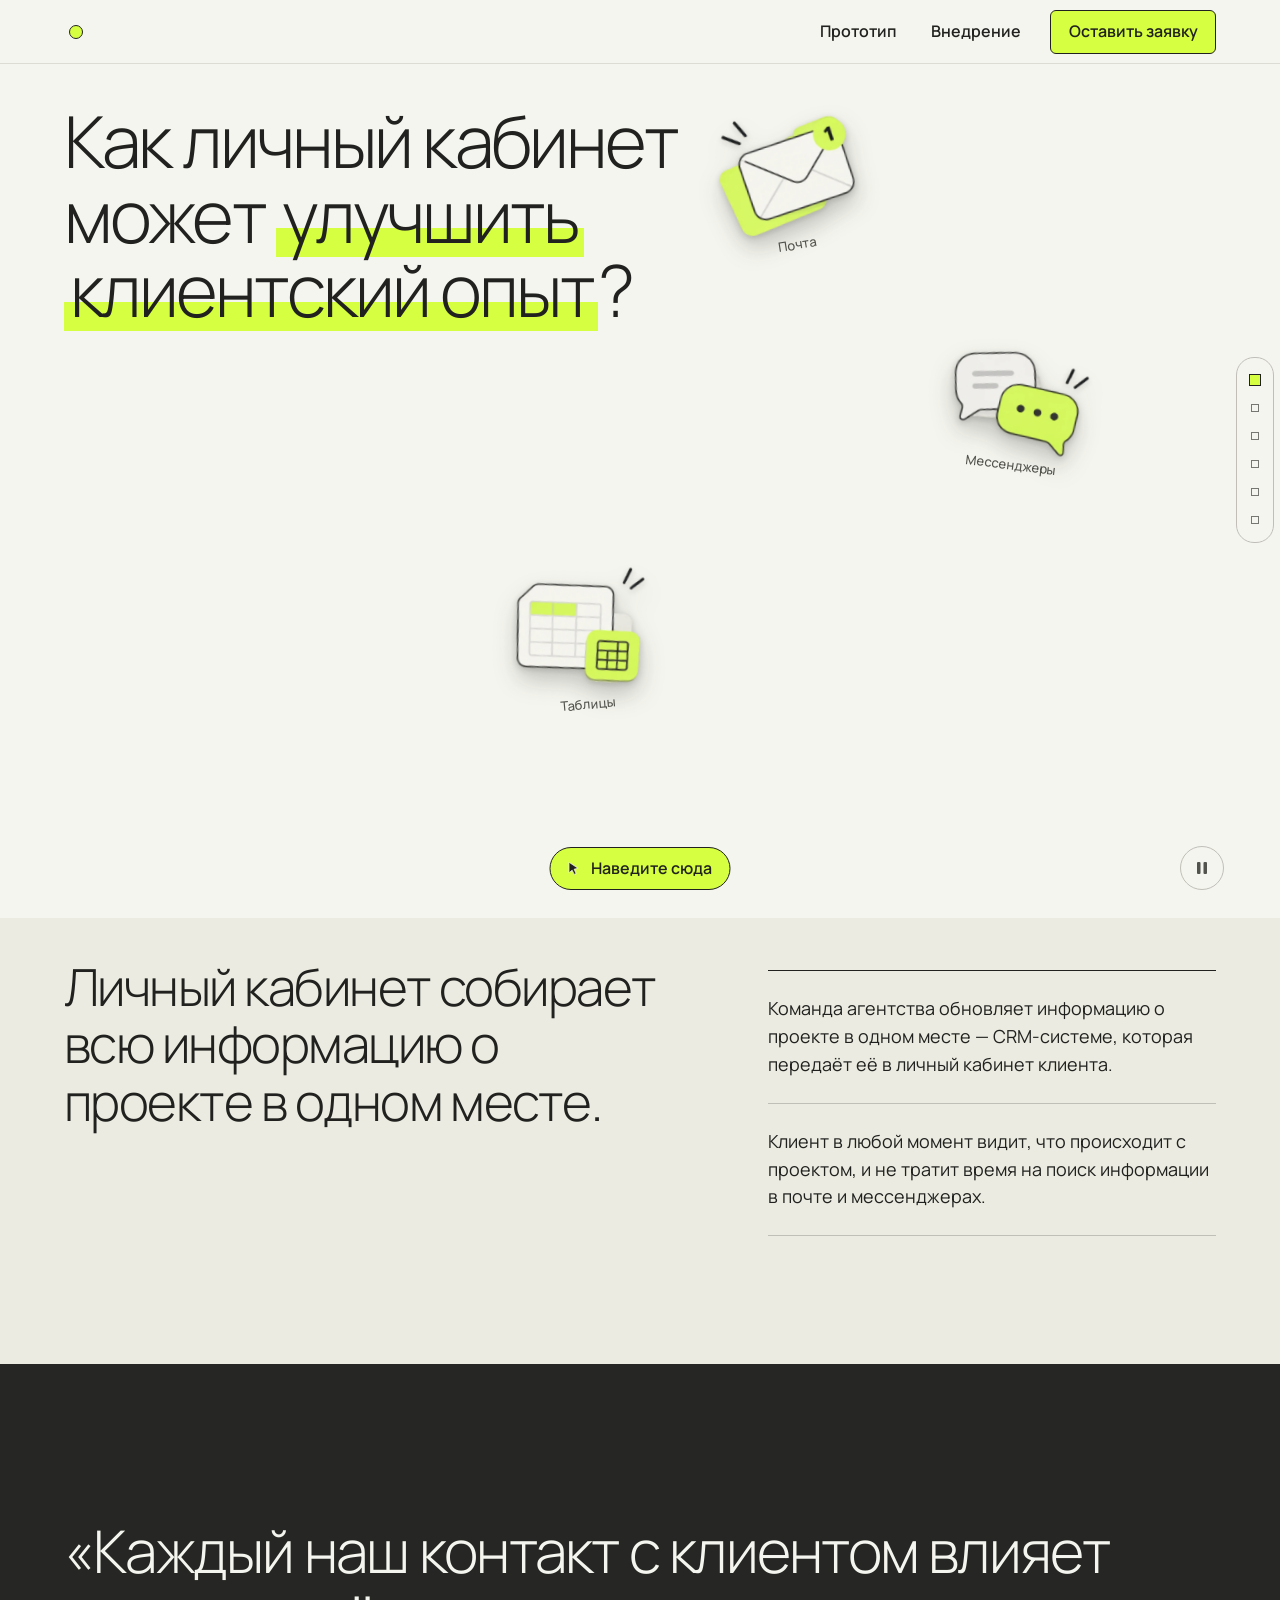
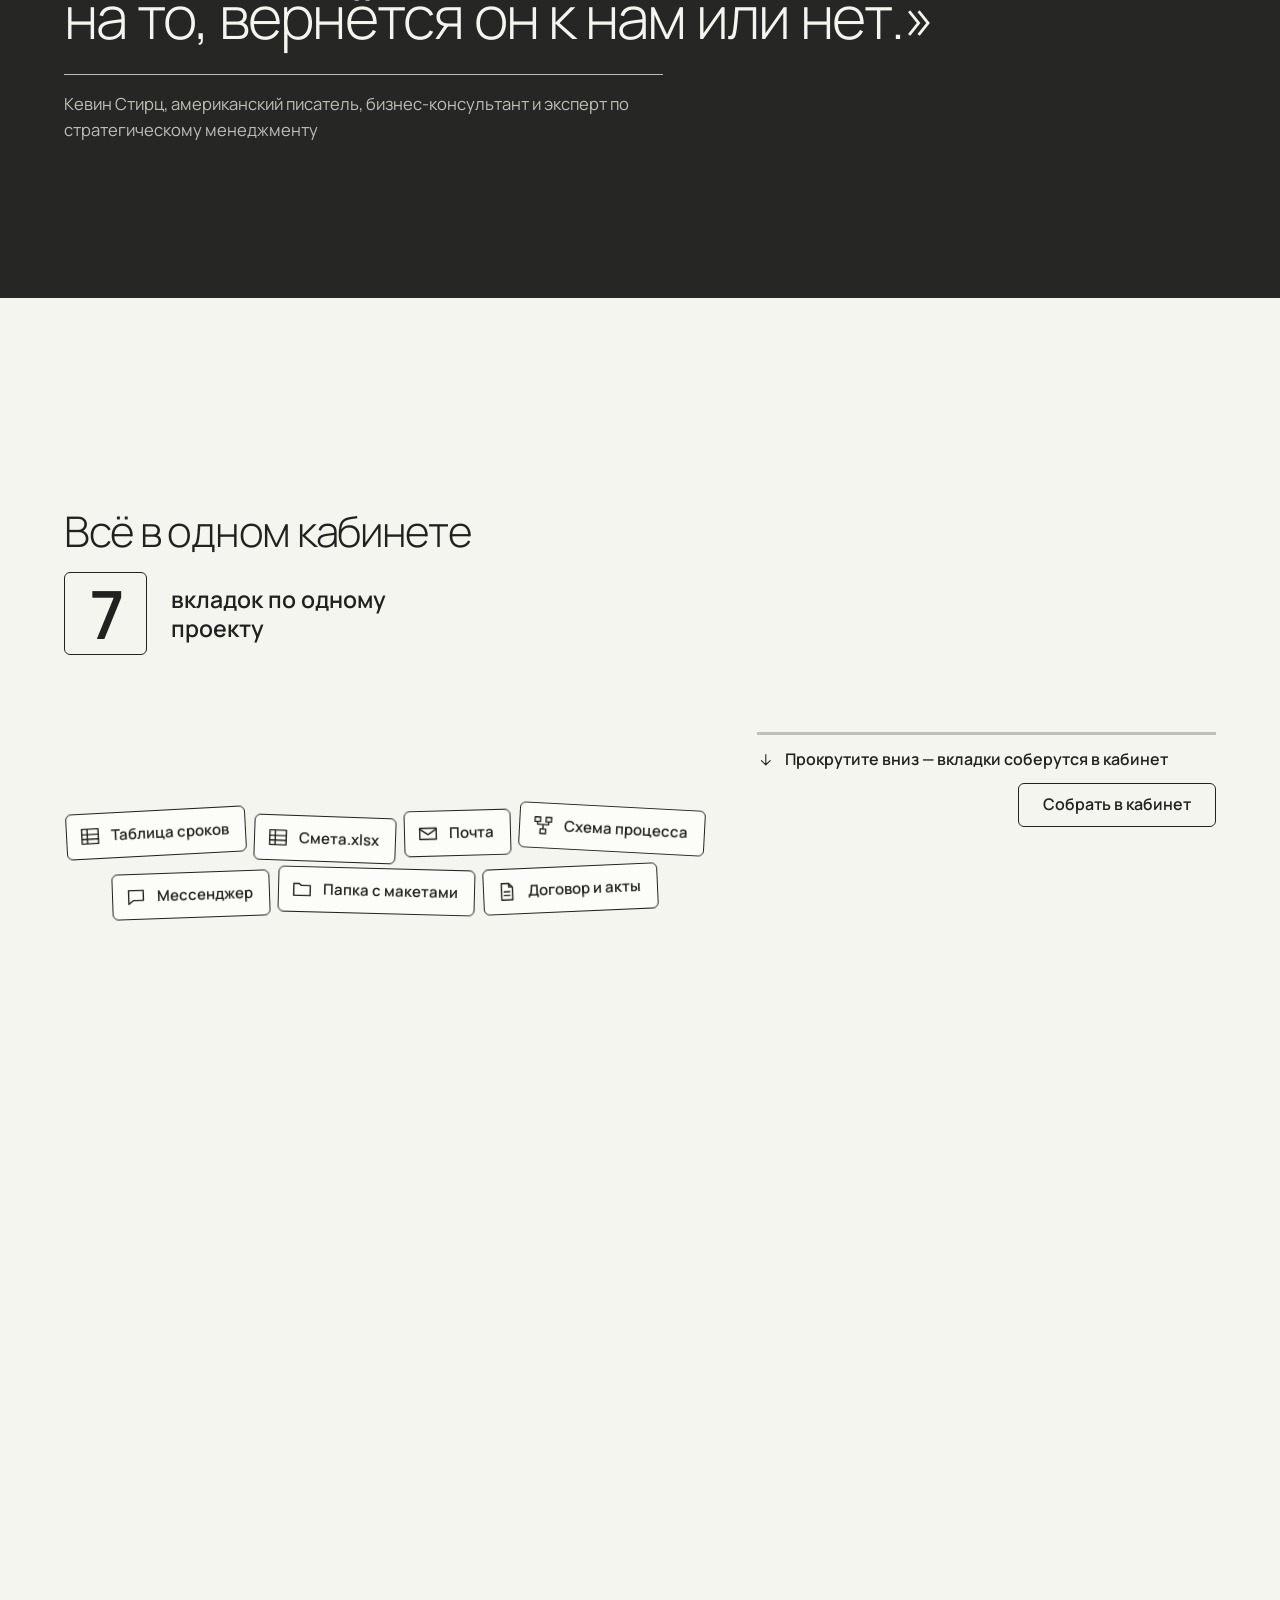
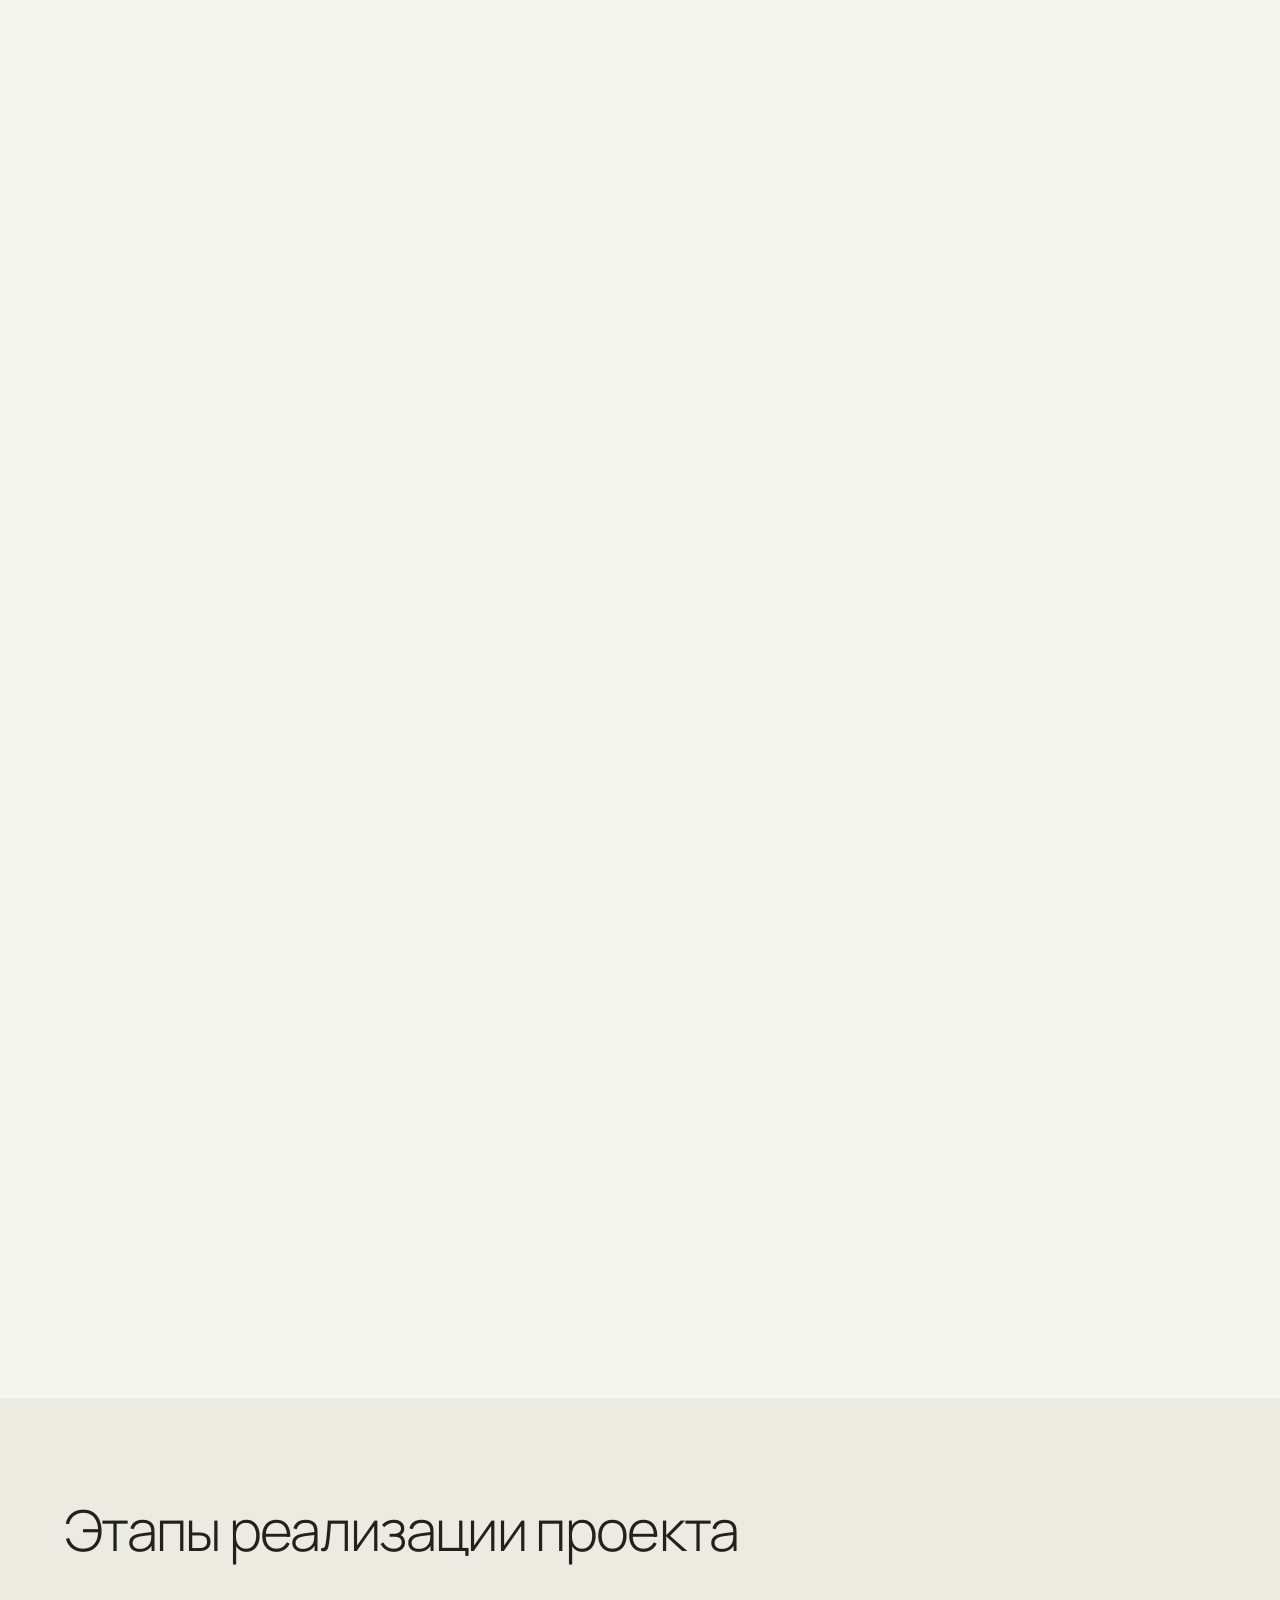
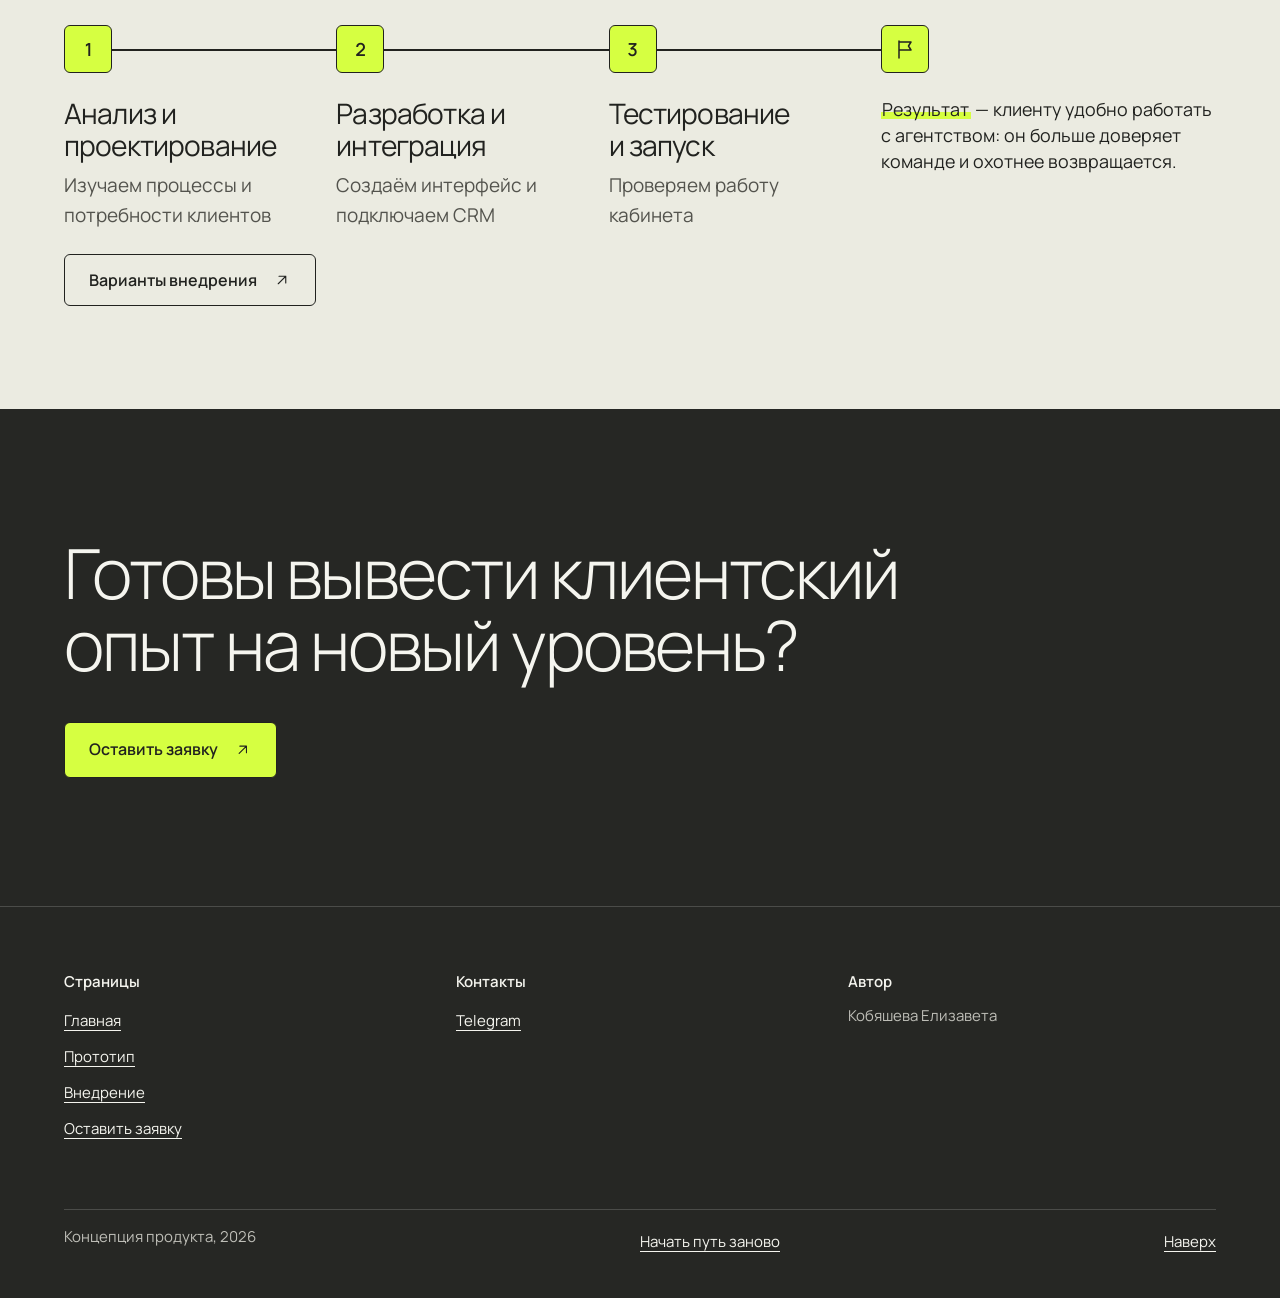
<file: index.html>
<!DOCTYPE html>
<html lang="ru">
<head>
  <meta charset="utf-8">
  <meta name="viewport" content="width=device-width, initial-scale=1, viewport-fit=cover">
  <title>Личный кабинет для улучшения клиентского опыта</title>
  <meta name="description" content="Концепция единого личного кабинета для клиентов рекламного агентства: меньше времени на поиск информации и быстрее решения.">
  <meta name="theme-color" content="#f6f5f0" media="(prefers-color-scheme: light)">
  <meta name="theme-color" content="#171815" media="(prefers-color-scheme: dark)">
  <meta property="og:type" content="website">
  <meta property="og:locale" content="ru_RU">
  <meta property="og:title" content="Личный кабинет для улучшения клиентского опыта">
  <meta property="og:description" content="Концепция единого личного кабинета для клиентов рекламного агентства: меньше времени на поиск информации и быстрее решения.">
  <link rel="icon" href="favicon.svg" type="image/svg+xml">
  <link rel="preload" href="assets/fonts/manrope-cyrillic.woff2" as="font" type="font/woff2" crossorigin>
  <link rel="stylesheet" href="assets/css/tokens.css">
  <link rel="stylesheet" href="assets/css/base.css">
  <link rel="stylesheet" href="assets/css/header.css">
  <link rel="stylesheet" href="assets/css/hero.css">
  <link rel="stylesheet" href="assets/css/sections.css">
  <link rel="stylesheet" href="assets/css/cabinet.css">
  <link rel="stylesheet" href="assets/css/pages.css">
  <script>document.documentElement.classList.add('js')</script>
</head>
<body data-page="index">
<a class="skip-link" href="#idea">К содержанию</a>

<header class="site-header">
  <div class="container">
    <a class="brand" href="index.html" aria-label="На главную"></a>
    <nav class="nav" aria-label="Основная навигация">
      <div class="nav__item has-sub">
        <a href="prototype.html"><span>Прототип</span></a>
        <ul class="subnav">
          <li><a href="prototype.html#proto">Посмотреть прототип</a></li>
          <li><a href="prototype.html#advantages">Оценить преимущества</a></li>
        </ul>
      </div>
      <div class="nav__item has-sub">
        <a href="rollout.html?from=home"><span>Внедрение</span></a>
        <ul class="subnav">
          <li><a href="rollout.html#approach">Этапы реализации</a></li>
          <li><a href="rollout.html?from=home#variants">Варианты внедрения</a></li>
        </ul>
      </div>
      <a class="nav__cta" href="apply.html"><span>Оставить заявку</span></a>
    </nav>
  </div>
</header>

<nav class="side-nav" aria-label="Разделы страницы">
  <a href="#top"><span class="sn-label"><span>Первый экран</span></span></a>
  <a href="#idea"><span class="sn-label"><span>Идея</span></span></a>
  <a href="#quote"><span class="sn-label"><span>Принцип</span></span></a>
  <a href="#cabinet"><span class="sn-label"><span>Один кабинет</span></span></a>
  <a href="#approach"><span class="sn-label"><span>Этапы проекта</span></span></a>
  <a href="#pilot"><span class="sn-label"><span>Оставить заявку</span></span></a>
</nav>

<svg width="0" height="0" style="position:absolute" aria-hidden="true" focusable="false">
  <symbol id="i-table" viewBox="0 0 24 24"><rect x="3" y="4" width="18" height="16"/><path d="M3 10h18M3 15h18M9 4v16"/></symbol>
  <symbol id="i-mail" viewBox="0 0 24 24"><rect x="3" y="6" width="18" height="12"/><path d="M3 7l9 6 9-6"/></symbol>
  <symbol id="i-scheme" viewBox="0 0 24 24"><rect x="3" y="3" width="6" height="5"/><rect x="15" y="3" width="6" height="5"/><rect x="9" y="16" width="6" height="5"/><path d="M6 8v3h12V8M12 11v5"/></symbol>
  <symbol id="i-chat" viewBox="0 0 24 24"><path d="M4 5h16v11H9l-5 4z"/></symbol>
  <symbol id="i-folder" viewBox="0 0 24 24"><path d="M3 6h6l2 2h10v11H3z"/></symbol>
  <symbol id="i-doc" viewBox="0 0 24 24"><path d="M6 3h8l4 4v14H6zM14 3v4h4M9 12h6M9 16h6"/></symbol>
  <symbol id="i-down" viewBox="0 0 24 24"><path d="M12 5v14M6 13l6 6 6-6"/></symbol>
  <symbol id="i-out" viewBox="0 0 24 24"><path d="M7 17L17 7M8 7h9v9"/></symbol>
</svg>

<main id="main">
<section class="hero" id="top">
  <div class="container hero__grid">
    <h1 class="hero__title"><span class="hw" style="--i:0">Как</span> <span class="hw" style="--i:1">личный</span> <span class="hw" style="--i:2">кабинет</span> <span class="hw" style="--i:3">может</span> <span class="mark"><span class="hw" style="--i:4">улучшить</span> <span class="hw" style="--i:5">клиентский</span> <span class="hw" style="--i:6">опыт</span></span>?</h1>
    <div class="hero__scene">
    <div class="hero__stage" id="stage" role="button" tabindex="0" aria-label="Почта, мессенджеры и таблицы: наведите, чтобы их стало больше и они собрались в личный кабинет" aria-describedby="heroLive">
      <ul class="hero__things" aria-hidden="true">
        <li class="thing t1"><img src="assets/img/mail.png" alt="" width="360" height="318"><span>Почта</span></li>
        <li class="thing t2"><img src="assets/img/chat.png" alt="" width="360" height="269"><span>Мессенджеры</span></li>
        <li class="thing t3"><img src="assets/img/table.png" alt="" width="360" height="318"><span>Таблицы</span></li>
      </ul>
      <p class="hero__hint" aria-hidden="true"><svg viewBox="0 0 24 24" aria-hidden="true"><path d="M6 3l12 8-5.2 1.3L15.5 18l-2.6 1.2-2.7-5.6L6 17z"/></svg><span class="hint-hover">Наведите сюда</span><span class="hint-tap">Нажмите сюда</span></p>
    </div>
    <div class="hero__plate"><a href="#idea" aria-label="Личный кабинет: перейти к следующему блоку"><svg class="doc" aria-hidden="true"><use href="#i-doc"/></svg>Личный кабинет <svg class="icon arrow" aria-hidden="true"><use href="#i-down"/></svg></a></div>
    </div>
    <button class="hero__pause" type="button" aria-pressed="false" aria-label="Остановить анимацию"><svg class="i-pause" viewBox="0 0 16 16" aria-hidden="true"><rect x="3" y="2" width="3.5" height="12" rx="1"/><rect x="9.5" y="2" width="3.5" height="12" rx="1"/></svg><svg class="i-play" viewBox="0 0 16 16" aria-hidden="true"><path d="M4 2.5v11l9-5.5z"/></svg></button>
    <p class="sr-only" id="heroLive" aria-live="polite"></p>
  </div>
</section>

<section class="section idea tone-stone" id="idea">
    <div class="container idea__grid">
      <h2 class="idea__lead split">Личный кабинет собирает всю информацию о проекте в одном месте.</h2>
      <ul class="idea__points">
        <li class="rv" style="--d:.15s">Команда агентства обновляет информацию о проекте в одном месте — CRM-системе, которая передаёт её в личный кабинет клиента.</li>
        <li class="rv" style="--d:.3s">Клиент в любой момент видит, что происходит с проектом, и не тратит время на поиск информации в почте и мессенджерах.</li>
      </ul>
    </div>
  </section>

  <section class="quote on-night" id="quote">
    <div class="container">
      <figure>
        <blockquote>«Каждый наш контакт с клиентом влияет на то, вернётся он к нам или нет.»</blockquote>
        <figcaption class="quote__by">Кевин Стирц, американский писатель, бизнес-консультант и эксперт по стратегическому менеджменту</figcaption>
      </figure>
    </div>
  </section>

  <section class="k-scene" id="cabinet" aria-label="Один кабинет">
    <div class="k-pinned"><div class="container"><div class="k-grid">

      <div class="k-left">
        <h2>Всё в одном кабинете</h2>
        <div class="k-big"><b id="bn">7</b><span id="bt">вкладок по одному проекту</span></div>
        <div class="k-stage">
          <ul class="k-mess" id="mess">
            <li class="k-chip"><svg aria-hidden="true"><use href="#i-table"/></svg>Таблица сроков</li>
            <li class="k-chip"><svg aria-hidden="true"><use href="#i-table"/></svg>Смета.xlsx</li>
            <li class="k-chip"><svg aria-hidden="true"><use href="#i-mail"/></svg>Почта</li>
            <li class="k-chip"><svg aria-hidden="true"><use href="#i-scheme"/></svg>Схема процесса</li>
            <li class="k-chip"><svg aria-hidden="true"><use href="#i-chat"/></svg>Мессенджер</li>
            <li class="k-chip"><svg aria-hidden="true"><use href="#i-folder"/></svg>Папка с макетами</li>
            <li class="k-chip"><svg aria-hidden="true"><use href="#i-doc"/></svg>Договор и акты</li>
          </ul>
          <div class="k-cabw" id="cab"><div class="k-win" role="group" aria-label="Макет личного кабинета">
            <div class="k-head"><span>Личный кабинет</span><span>Рекламная кампания</span></div>
            <div class="k-app">
              <div class="k-side"><b>Проекты</b><span class="k-pr">Сайт для бренда</span><span class="k-pr k-cur">Рекламная кампания</span><span class="k-pr">Ребрендинг</span></div>
              <div class="k-main">
                <div class="k-z k-wide" data-n="1"><span class="k-pin">1</span><b>Этапы работ</b><ol class="k-stg"><li class="k-d">Бриф</li><li class="k-d">Концепция</li><li class="k-d">Дизайн</li><li>Согласование</li><li>Запуск</li></ol></div>
                <div class="k-z" data-n="2"><span class="k-pin">2</span><b>Материалы</b><div class="k-tiles"><i></i><i></i><i></i></div></div>
                <div class="k-z k-opt" data-n="2"><b>Документы</b><div class="k-row"><s class="l"></s>Договор</div><div class="k-row"><s></s>Смета</div></div>
                <div class="k-z" data-n="3"><span class="k-pin">3</span><b>На утверждении</b><span class="k-ok">Утвердить макеты</span></div>
              </div>
            </div>
          </div></div>
        </div>
      </div>

      <div class="k-slot">
        <div class="k-hintrow" id="hr"><span class="k-bar" id="bar"></span>
          <button class="btn btn--line k-go" id="go" type="button">Собрать в кабинет</button>
          <span class="k-hint"><svg class="icon" aria-hidden="true"><use href="#i-down"/></svg><span id="ht" aria-live="polite">Прокрутите вниз — вкладки соберутся в кабинет</span></span>
        </div>
        <div class="k-after" id="after">
          <ul class="k-lst" id="lst">
            <li><button class="k-item" type="button"><b class="k-cn">1</b><span class="k-body"><span class="k-t"><span class="k-lg">Отслеживание сроков</span><span class="k-sh">Сроки</span></span></span></button></li>
            <li><button class="k-item" type="button"><b class="k-cn">2</b><span class="k-body"><span class="k-t"><span class="k-lg">Хранение материалов проекта</span><span class="k-sh">Материалы</span></span></span></button></li>
            <li><button class="k-item" type="button"><b class="k-cn">3</b><span class="k-body"><span class="k-t"><span class="k-lg">Утверждение</span><span class="k-sh">Утверждение</span></span></span></button></li>
          </ul>
          <a class="btn btn--line k-proto" href="prototype.html">Посмотреть прототип личного кабинета <svg class="icon" aria-hidden="true"><use href="#i-out"/></svg></a>
        </div>
      </div>

    </div></div></div>
  </section>

  <section class="band tone-stone" id="approach">
    <div class="container">
      <h2>Этапы реализации проекта</h2>
      <ol class="road" id="road">
        <li class="road__step"><h3>Анализ и проектирование</h3><p>Изучаем процессы и потребности клиентов</p></li>
        <li class="road__step"><h3>Разработка и интеграция</h3><p>Создаём интерфейс и подключаем CRM</p></li>
        <li class="road__step"><h3>Тестирование и запуск</h3><p>Проверяем работу кабинета</p></li>
        <li class="road__goal"><svg class="road__flag" viewBox="0 0 24 24" aria-hidden="true"><path d="M6 21V4M6 5h12l-2.5 4L18 13H6"/></svg><p><span class="mark">Результат</span> — клиенту удобно работать с агентством: он больше доверяет команде и охотнее возвращается.</p></li>
      </ol>
      <p class="more-row"><a class="more" href="rollout.html?from=home"><span>Варианты внедрения</span><svg class="icon" aria-hidden="true"><use href="#i-out"/></svg></a></p>
    </div>
  </section>

  <section class="section cta on-night" id="pilot">
    <div class="container">
      <h2>Готовы вывести клиентский опыт на новый уровень?</h2>
      <a class="btn" href="apply.html">Оставить заявку <svg class="icon" aria-hidden="true"><use href="#i-out"/></svg></a>
    </div>
  </section>
</main>

<footer class="site-footer on-night">
  <div class="container">
    <div class="foot__grid">
      <nav class="foot__col foot__sections" aria-label="Страницы сайта">
        <p class="foot__h">Страницы</p>
        <ul>
          <li><a href="index.html">Главная</a></li>
          <li><a href="prototype.html">Прототип</a></li>
          <li><a href="rollout.html?from=home">Внедрение</a></li>
          <li><a href="apply.html">Оставить заявку</a></li>
        </ul>
      </nav>
      <div class="foot__col foot__contacts">
        <p class="foot__h">Контакты</p>
        <ul>
          <li><a href="https://t.me/lizakobyasheva" target="_blank" rel="noopener noreferrer">Telegram</a></li>
        </ul>
      </div>
      <div class="foot__col foot__author">
        <p class="foot__h">Автор</p>
        <p>Кобяшева Елизавета</p>
      </div>
    </div>
    <div class="foot__bottom">
      <span>Концепция продукта, 2026</span>
      <button class="foot__reset" type="button" data-reset>Начать путь заново</button>
      <a href="#top">Наверх</a>
    </div>
  </div>
</footer>

<script src="assets/js/memory.js" defer></script>
<script src="assets/js/hero.js" defer></script>
<script src="assets/js/reveal.js" defer></script>
<script src="assets/js/spy.js" defer></script>
<script src="assets/js/road.js" defer></script>
<script src="assets/js/cabinet.js" defer></script>
<script src="assets/js/nav.js" defer></script>
</body>
</html>
</file>
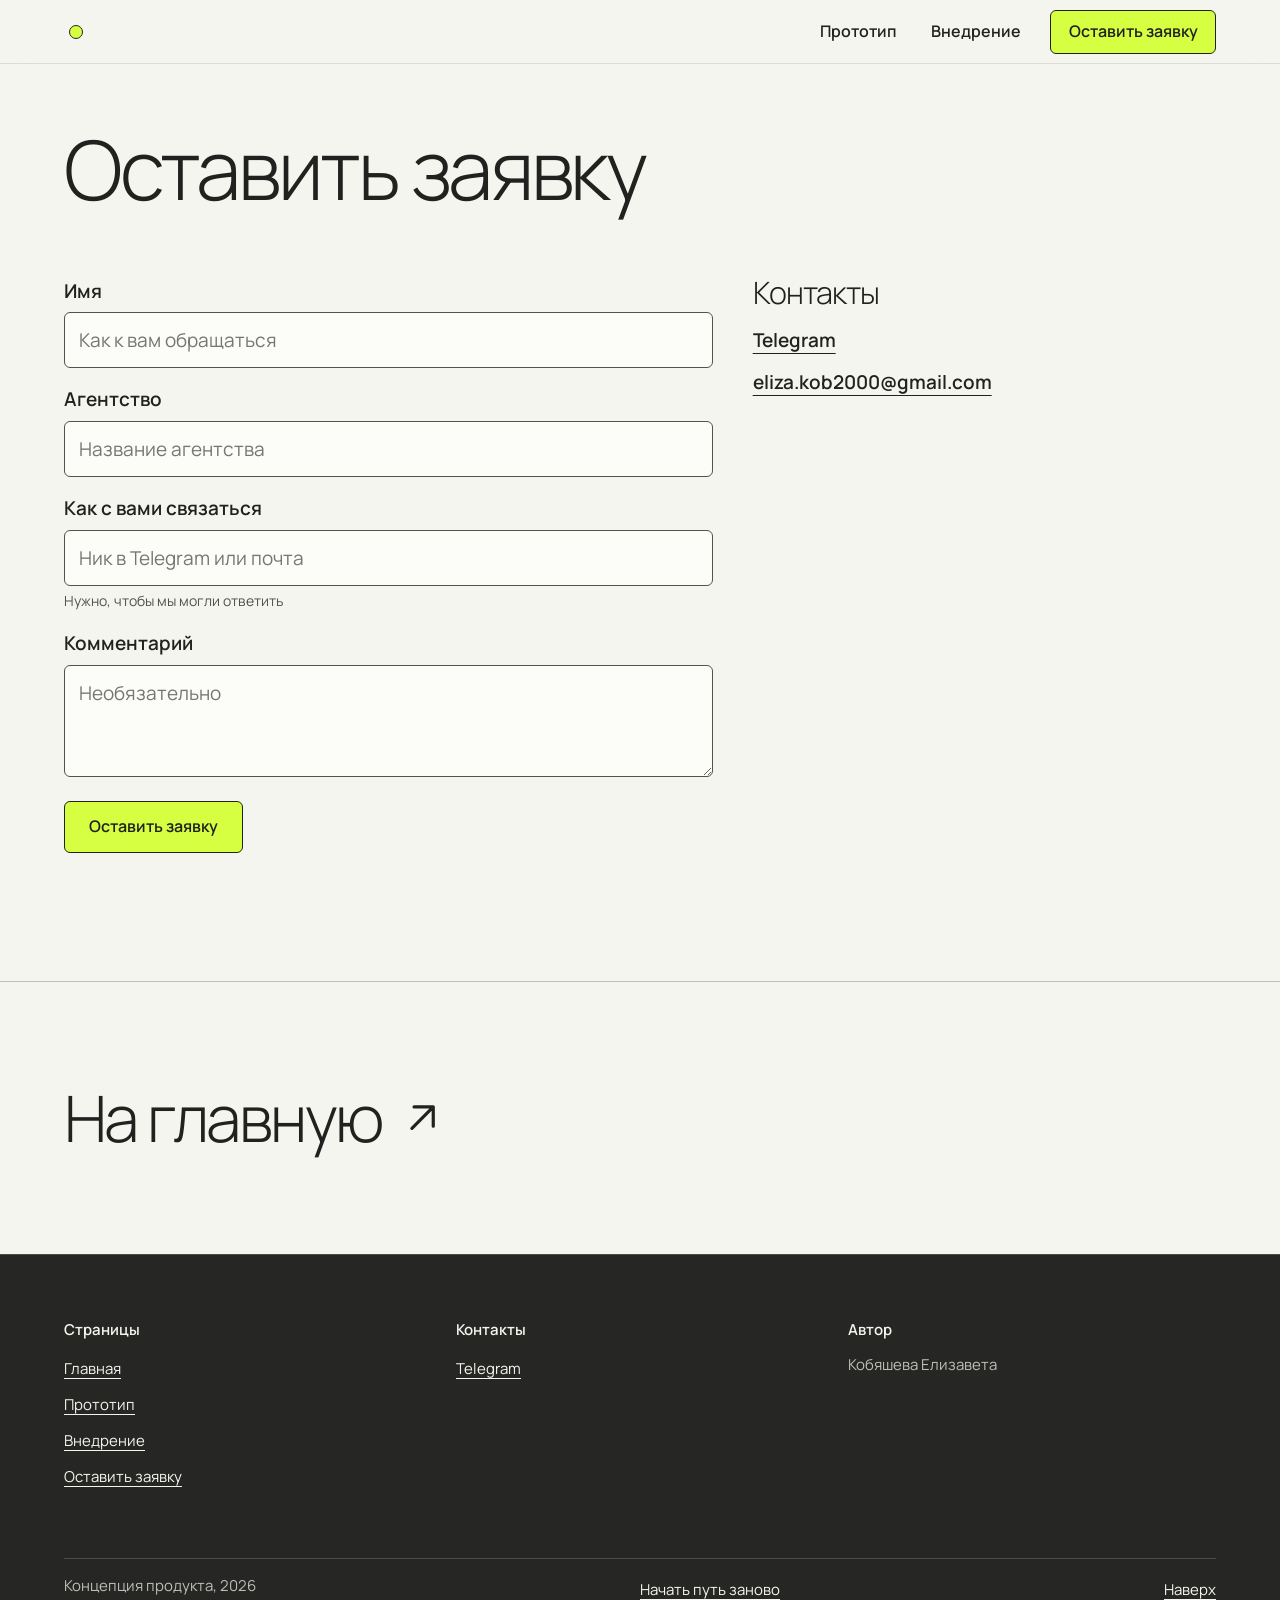
<file: apply.html>
<!DOCTYPE html>
<html lang="ru">
<head>
  <meta charset="utf-8">
  <meta name="viewport" content="width=device-width, initial-scale=1, viewport-fit=cover">
  <title>Оставить заявку — Личный кабинет для улучшения клиентского опыта</title>
  <meta name="description" content="Оставьте заявку на пилот личного кабинета: сообщение откроется в Telegram с готовым текстом.">
  <meta name="theme-color" content="#f6f5f0" media="(prefers-color-scheme: light)">
  <meta name="theme-color" content="#171815" media="(prefers-color-scheme: dark)">
  <meta property="og:type" content="website">
  <meta property="og:locale" content="ru_RU">
  <meta property="og:title" content="Оставить заявку — Личный кабинет для улучшения клиентского опыта">
  <meta property="og:description" content="Оставьте заявку на пилот личного кабинета: сообщение откроется в Telegram с готовым текстом.">
  <link rel="icon" href="favicon.svg" type="image/svg+xml">
  <link rel="preload" href="assets/fonts/manrope-cyrillic.woff2" as="font" type="font/woff2" crossorigin>
  <link rel="stylesheet" href="assets/css/tokens.css">
  <link rel="stylesheet" href="assets/css/base.css">
  <link rel="stylesheet" href="assets/css/header.css">
  <link rel="stylesheet" href="assets/css/sections.css">
  <link rel="stylesheet" href="assets/css/pages.css">
  <script>document.documentElement.classList.add('js')</script>
</head>
<body data-page="apply">
<a class="skip-link" href="#main">К содержанию</a>

<header class="site-header">
  <div class="container">
    <a class="brand" href="index.html" aria-label="На главную"></a>
    <nav class="nav" aria-label="Основная навигация">
      <div class="nav__item has-sub">
        <a href="prototype.html"><span>Прототип</span></a>
        <ul class="subnav">
          <li><a href="prototype.html#proto">Посмотреть прототип</a></li>
          <li><a href="prototype.html#advantages">Оценить преимущества</a></li>
        </ul>
      </div>
      <div class="nav__item has-sub">
        <a href="rollout.html"><span>Внедрение</span></a>
        <ul class="subnav">
          <li><a href="rollout.html#approach">Этапы реализации</a></li>
          <li><a href="rollout.html#variants">Варианты внедрения</a></li>
        </ul>
      </div>
      <a class="nav__cta" href="apply.html"><span>Оставить заявку</span></a>
    </nav>
  </div>
</header>

<svg width="0" height="0" style="position:absolute" aria-hidden="true" focusable="false">
  <symbol id="i-table" viewBox="0 0 24 24"><rect x="3" y="4" width="18" height="16"/><path d="M3 10h18M3 15h18M9 4v16"/></symbol>
  <symbol id="i-mail" viewBox="0 0 24 24"><rect x="3" y="6" width="18" height="12"/><path d="M3 7l9 6 9-6"/></symbol>
  <symbol id="i-scheme" viewBox="0 0 24 24"><rect x="3" y="3" width="6" height="5"/><rect x="15" y="3" width="6" height="5"/><rect x="9" y="16" width="6" height="5"/><path d="M6 8v3h12V8M12 11v5"/></symbol>
  <symbol id="i-chat" viewBox="0 0 24 24"><path d="M4 5h16v11H9l-5 4z"/></symbol>
  <symbol id="i-folder" viewBox="0 0 24 24"><path d="M3 6h6l2 2h10v11H3z"/></symbol>
  <symbol id="i-doc" viewBox="0 0 24 24"><path d="M6 3h8l4 4v14H6zM14 3v4h4M9 12h6M9 16h6"/></symbol>
  <symbol id="i-down" viewBox="0 0 24 24"><path d="M12 5v14M6 13l6 6 6-6"/></symbol>
  <symbol id="i-out" viewBox="0 0 24 24"><path d="M7 17L17 7M8 7h9v9"/></symbol>
</svg>

<main id="main">
<section class="page-head" id="top">
  <div class="container">
    <h1>Оставить заявку</h1>
  </div>
</section>

<section class="section" style="padding-top:var(--space-lg)">
  <div class="container apply__grid">
    <div>
      <noscript><p class="form__note">Форма работает с включённым JavaScript. Без него напишите нам напрямую: <a href="https://t.me/lizakobyasheva" target="_blank" rel="noopener noreferrer">Telegram</a> или <a href="mailto:eliza.kob2000@gmail.com">eliza.kob2000@gmail.com</a>.</p></noscript>
      <div id="applyWrap">
        <form class="form" id="applyForm" novalidate>
          <div class="field"><label for="f-name">Имя</label><input id="f-name" name="name" autocomplete="name" placeholder="Как к вам обращаться"></div>
          <div class="field"><label for="f-agency">Агентство</label><input id="f-agency" name="agency" autocomplete="organization" placeholder="Название агентства"></div>
          <div class="field">
            <label for="f-contact">Как с вами связаться</label>
            <input id="f-contact" name="contact" autocomplete="off" placeholder="Ник в Telegram или почта" aria-describedby="f-contact-hint f-contact-err" required>
            <p class="field__hint" id="f-contact-hint">Нужно, чтобы мы могли ответить</p>
            <p class="field__err msg-err" id="f-contact-err" role="alert"><i aria-hidden="true">!</i><span>Укажите, как с вами связаться, иначе мы не сможем ответить</span></p>
          </div>
          <div class="field"><label for="f-comment">Комментарий</label><textarea id="f-comment" name="comment" placeholder="Необязательно"></textarea></div>
          <div><button class="btn" type="submit">Оставить заявку</button></div>
        </form>
      </div></div>
    <aside class="aside">
      <h2>Контакты</h2>
      <p><a href="https://t.me/lizakobyasheva" target="_blank" rel="noopener noreferrer">Telegram</a></p>
      <p><a href="mailto:eliza.kob2000@gmail.com">eliza.kob2000@gmail.com</a></p>
    </aside>
  </div>
</section>
<nav class="next" aria-label="Следующий шаг">
  <div class="container next__row">
    <a class="next__link" href="index.html"><span>На главную</span><svg class="icon" aria-hidden="true"><use href="#i-out"/></svg></a>
  </div>
</nav>
</main>
<dialog class="modal" id="applyOk" aria-labelledby="applyOkTitle">
  <div class="modal__icon"><svg width="22" height="22" viewBox="0 0 24 24" fill="none" stroke="currentColor" stroke-width="2.2" stroke-linecap="round" stroke-linejoin="round" aria-hidden="true"><path d="M5 12.5l4.5 4.5L19 7.5"/></svg></div>
  <h2 id="applyOkTitle">Заявка отправлена</h2>
  <p>Спасибо! Мы свяжемся с вами по указанным контактам.</p>
  <div class="actions"><a class="btn" href="index.html">На главную</a><button class="link-btn" type="button" data-close>Закрыть</button></div>
</dialog>

<dialog class="modal" id="applyFail" aria-labelledby="applyFailTitle">
  <div class="modal__icon modal__icon--warn" aria-hidden="true">!</div>
  <h2 id="applyFailTitle">Не получилось отправить заявку</h2>
  <p>Свяжитесь с нами напрямую:</p>
  <ul class="modal__contacts">
    <li><a href="https://t.me/lizakobyasheva" target="_blank" rel="noopener noreferrer">Telegram</a></li>
    <li><a href="mailto:eliza.kob2000@gmail.com">eliza.kob2000@gmail.com</a></li>
  </ul>
  <div class="actions"><button class="btn btn--line" type="button" data-close>Вернуться к форме</button></div>
</dialog>

<footer class="site-footer on-night">
  <div class="container">
    <div class="foot__grid">
      <nav class="foot__col foot__sections" aria-label="Страницы сайта">
        <p class="foot__h">Страницы</p>
        <ul>
          <li><a href="index.html">Главная</a></li>
          <li><a href="prototype.html">Прототип</a></li>
          <li><a href="rollout.html">Внедрение</a></li>
          <li><a href="apply.html">Оставить заявку</a></li>
        </ul>
      </nav>
      <div class="foot__col foot__contacts">
        <p class="foot__h">Контакты</p>
        <ul>
          <li><a href="https://t.me/lizakobyasheva" target="_blank" rel="noopener noreferrer">Telegram</a></li>
        </ul>
      </div>
      <div class="foot__col foot__author">
        <p class="foot__h">Автор</p>
        <p>Кобяшева Елизавета</p>
      </div>
    </div>
    <div class="foot__bottom">
      <span>Концепция продукта, 2026</span>
      <button class="foot__reset" type="button" data-reset>Начать путь заново</button>
      <a href="#top">Наверх</a>
    </div>
  </div>
</footer>

<script src="assets/js/memory.js" defer></script>
<script src="assets/js/config.js" defer></script>
<script src="assets/js/form.js" defer></script>
<script src="assets/js/nav.js" defer></script>
</body>
</html>
</file>
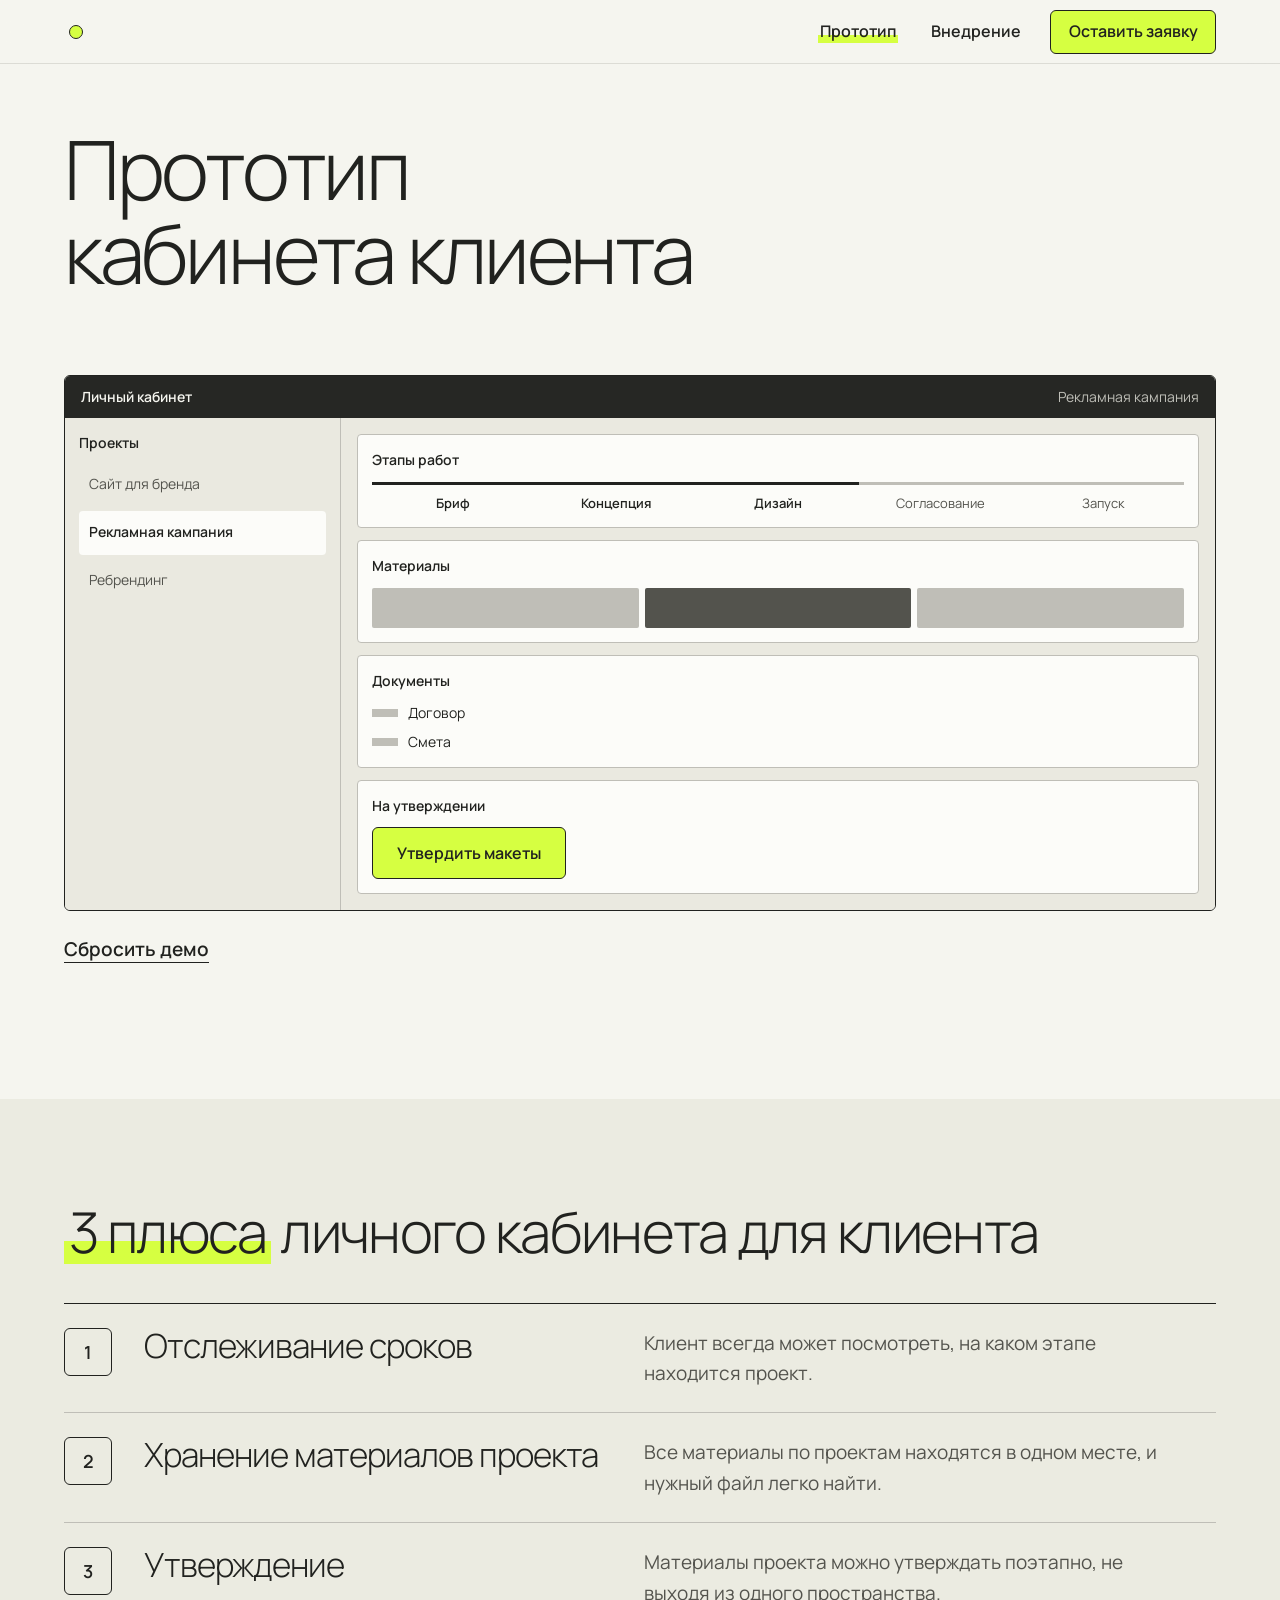
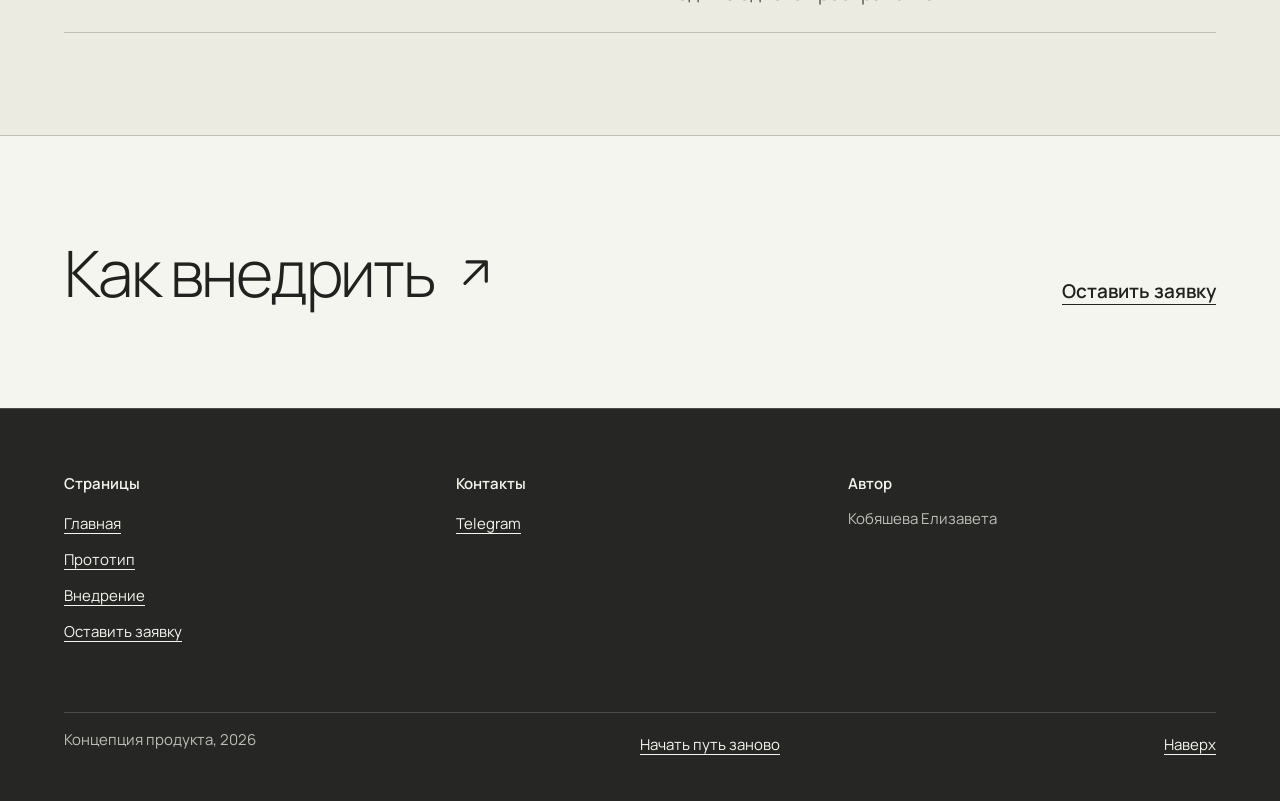
<file: prototype.html>
<!DOCTYPE html>
<html lang="ru">
<head>
  <meta charset="utf-8">
  <meta name="viewport" content="width=device-width, initial-scale=1, viewport-fit=cover">
  <title>Прототип — Личный кабинет для улучшения клиентского опыта</title>
  <meta name="description" content="Интерактивный прототип личного кабинета клиента: этапы, материалы и утверждение макетов.">
  <meta name="theme-color" content="#f6f5f0" media="(prefers-color-scheme: light)">
  <meta name="theme-color" content="#171815" media="(prefers-color-scheme: dark)">
  <meta property="og:type" content="website">
  <meta property="og:locale" content="ru_RU">
  <meta property="og:title" content="Прототип — Личный кабинет для улучшения клиентского опыта">
  <meta property="og:description" content="Интерактивный прототип личного кабинета клиента: этапы, материалы и утверждение макетов.">
  <link rel="icon" href="favicon.svg" type="image/svg+xml">
  <link rel="preload" href="assets/fonts/manrope-cyrillic.woff2" as="font" type="font/woff2" crossorigin>
  <link rel="stylesheet" href="assets/css/tokens.css">
  <link rel="stylesheet" href="assets/css/base.css">
  <link rel="stylesheet" href="assets/css/header.css">
  <link rel="stylesheet" href="assets/css/sections.css">
  <link rel="stylesheet" href="assets/css/pages.css">
  <script>document.documentElement.classList.add('js')</script>
</head>
<body data-page="prototype">
<a class="skip-link" href="#main">К содержанию</a>

<header class="site-header">
  <div class="container">
    <a class="brand" href="index.html" aria-label="На главную"></a>
    <nav class="nav" aria-label="Основная навигация">
      <div class="nav__item has-sub">
        <a class="on" aria-current="page" href="prototype.html"><span>Прототип</span></a>
        <ul class="subnav">
          <li><a href="prototype.html#proto">Посмотреть прототип</a></li>
          <li><a href="prototype.html#advantages">Оценить преимущества</a></li>
        </ul>
      </div>
      <div class="nav__item has-sub">
        <a href="rollout.html"><span>Внедрение</span></a>
        <ul class="subnav">
          <li><a href="rollout.html#approach">Этапы реализации</a></li>
          <li><a href="rollout.html#variants">Варианты внедрения</a></li>
        </ul>
      </div>
      <a class="nav__cta" href="apply.html"><span>Оставить заявку</span></a>
    </nav>
  </div>
</header>

<svg width="0" height="0" style="position:absolute" aria-hidden="true" focusable="false">
  <symbol id="i-table" viewBox="0 0 24 24"><rect x="3" y="4" width="18" height="16"/><path d="M3 10h18M3 15h18M9 4v16"/></symbol>
  <symbol id="i-mail" viewBox="0 0 24 24"><rect x="3" y="6" width="18" height="12"/><path d="M3 7l9 6 9-6"/></symbol>
  <symbol id="i-scheme" viewBox="0 0 24 24"><rect x="3" y="3" width="6" height="5"/><rect x="15" y="3" width="6" height="5"/><rect x="9" y="16" width="6" height="5"/><path d="M6 8v3h12V8M12 11v5"/></symbol>
  <symbol id="i-chat" viewBox="0 0 24 24"><path d="M4 5h16v11H9l-5 4z"/></symbol>
  <symbol id="i-folder" viewBox="0 0 24 24"><path d="M3 6h6l2 2h10v11H3z"/></symbol>
  <symbol id="i-doc" viewBox="0 0 24 24"><path d="M6 3h8l4 4v14H6zM14 3v4h4M9 12h6M9 16h6"/></symbol>
  <symbol id="i-down" viewBox="0 0 24 24"><path d="M12 5v14M6 13l6 6 6-6"/></symbol>
  <symbol id="i-out" viewBox="0 0 24 24"><path d="M7 17L17 7M8 7h9v9"/></symbol>
</svg>

<main id="main">
<section class="page-head" id="top"><div class="container"><h1>Прототип кабинета клиента</h1></div></section>

<section class="section" id="proto" style="padding-top:var(--space-xl)">
  <div class="container">
    <div class="demo" id="demo" role="group" aria-label="Демо личного кабинета">
      <div class="demo__head"><span>Личный кабинет</span><span id="demoProject">Рекламная кампания</span></div>
      <div class="demo__app">
        <div class="demo__side"><p>Проекты</p>
          <button type="button" data-p="brand" aria-current="false">Сайт для бренда</button>
          <button type="button" data-p="campaign" aria-current="true">Рекламная кампания</button>
          <button type="button" data-p="rebrand" aria-current="false">Ребрендинг</button>
        </div>
        <div class="demo__main" id="demoMain"><noscript><div class="zone"><p>Демо работает с включённым JavaScript.</p></div></noscript></div>
      </div>
    </div>
    <div class="demo__bar"><button type="button" class="link-btn" id="demoReset">Сбросить демо</button><span class="demo__status" id="demoStatus" aria-live="polite"></span></div>
  </div>
</section>
<section class="band tone-stone" id="advantages">
  <div class="container">
    <h2 class="sec-title"><span class="mark">3 плюса</span> личного кабинета для клиента</h2>
    <ol class="plus">
      <li><span class="plus__n" aria-hidden="true">1</span><h3>Отслеживание сроков</h3><p>Клиент всегда может посмотреть, на каком этапе находится проект.</p></li>
      <li><span class="plus__n" aria-hidden="true">2</span><h3>Хранение материалов проекта</h3><p>Все материалы по проектам находятся в одном месте, и нужный файл легко найти.</p></li>
      <li><span class="plus__n" aria-hidden="true">3</span><h3>Утверждение</h3><p>Материалы проекта можно утверждать поэтапно, не выходя из одного пространства.</p></li>
    </ol>
  </div>
</section><nav class="next" aria-label="Следующий шаг">
  <div class="container next__row">
    <a class="next__link" href="rollout.html"><span>Как внедрить</span><svg class="icon" aria-hidden="true"><use href="#i-out"/></svg></a>
    <a class="next__more" href="apply.html">Оставить заявку</a>
  </div>
</nav>
</main>

<footer class="site-footer on-night">
  <div class="container">
    <div class="foot__grid">
      <nav class="foot__col foot__sections" aria-label="Страницы сайта">
        <p class="foot__h">Страницы</p>
        <ul>
          <li><a href="index.html">Главная</a></li>
          <li><a href="prototype.html">Прототип</a></li>
          <li><a href="rollout.html">Внедрение</a></li>
          <li><a href="apply.html">Оставить заявку</a></li>
        </ul>
      </nav>
      <div class="foot__col foot__contacts">
        <p class="foot__h">Контакты</p>
        <ul>
          <li><a href="https://t.me/lizakobyasheva" target="_blank" rel="noopener noreferrer">Telegram</a></li>
        </ul>
      </div>
      <div class="foot__col foot__author">
        <p class="foot__h">Автор</p>
        <p>Кобяшева Елизавета</p>
      </div>
    </div>
    <div class="foot__bottom">
      <span>Концепция продукта, 2026</span>
      <button class="foot__reset" type="button" data-reset>Начать путь заново</button>
      <a href="#top">Наверх</a>
    </div>
  </div>
</footer>

<script src="assets/js/memory.js" defer></script>
<script src="assets/js/demo.js" defer></script>
<script src="assets/js/nav.js" defer></script>
</body>
</html>
</file>
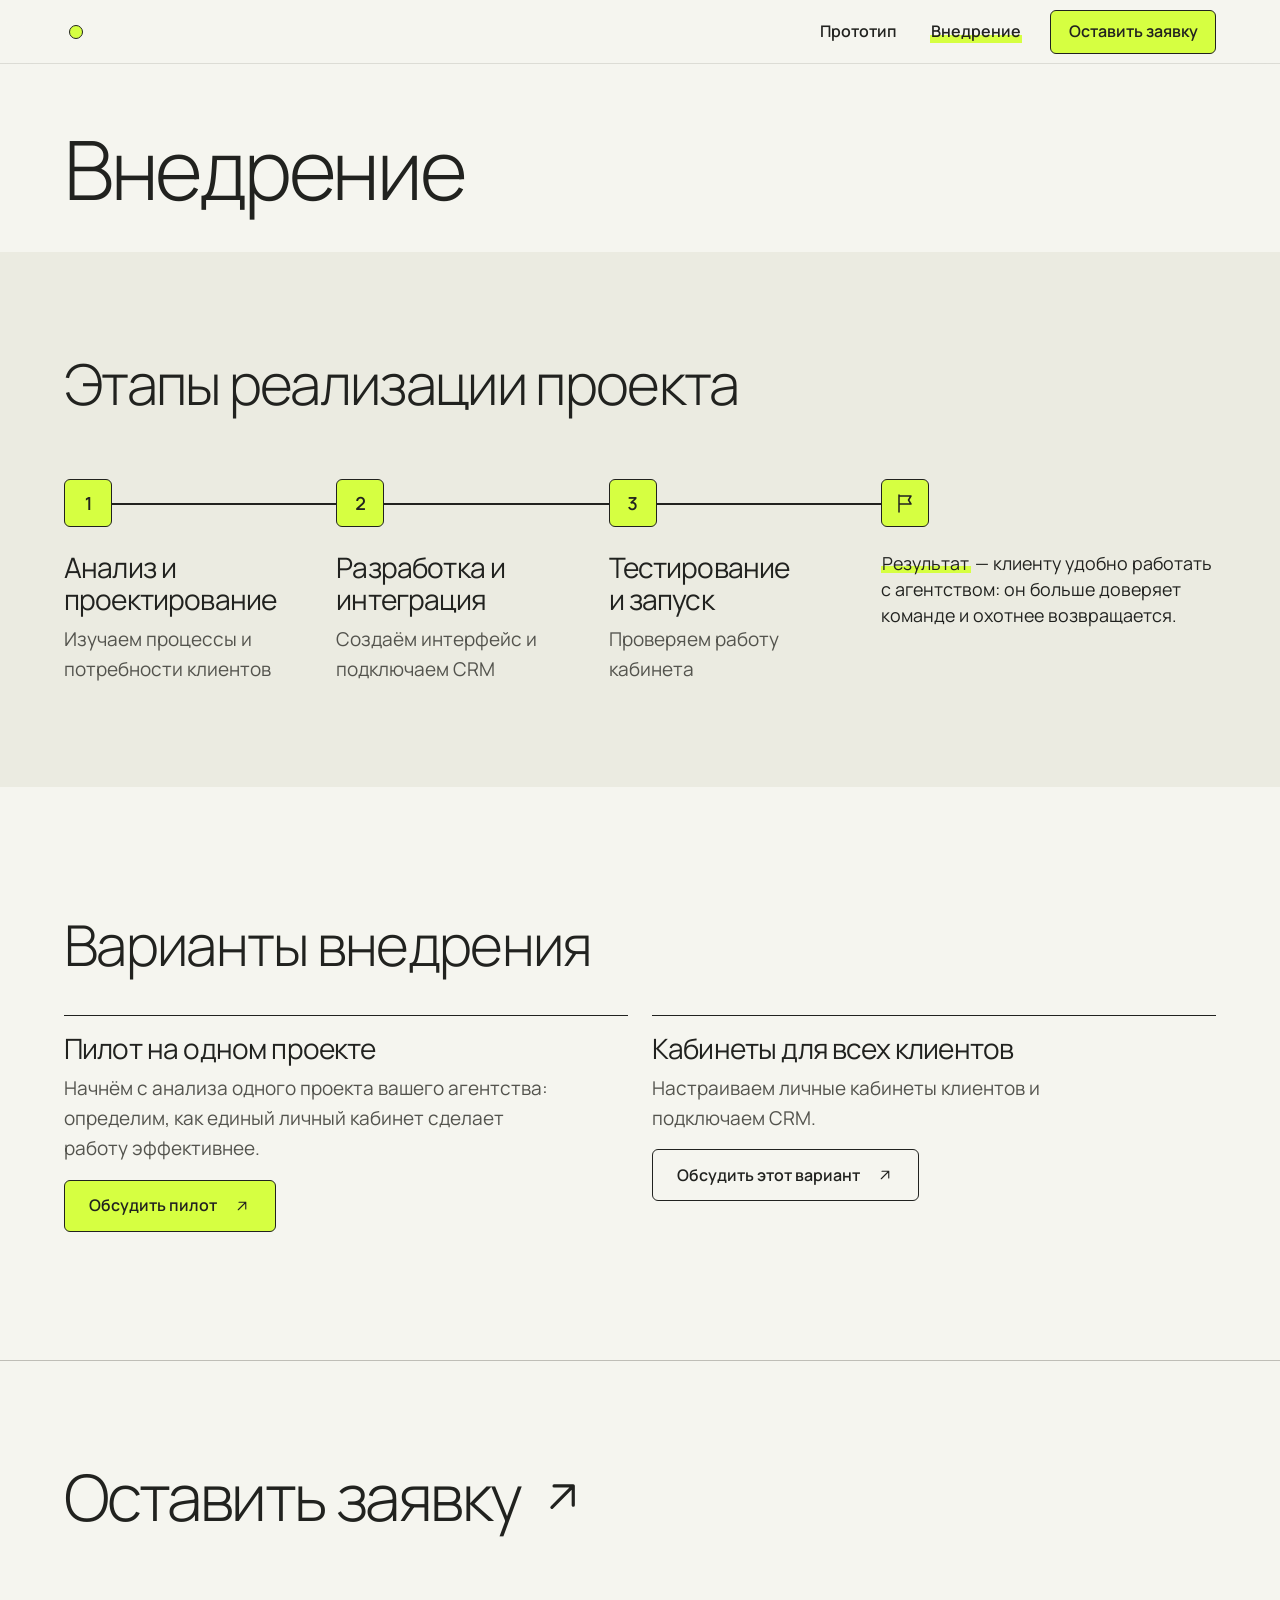
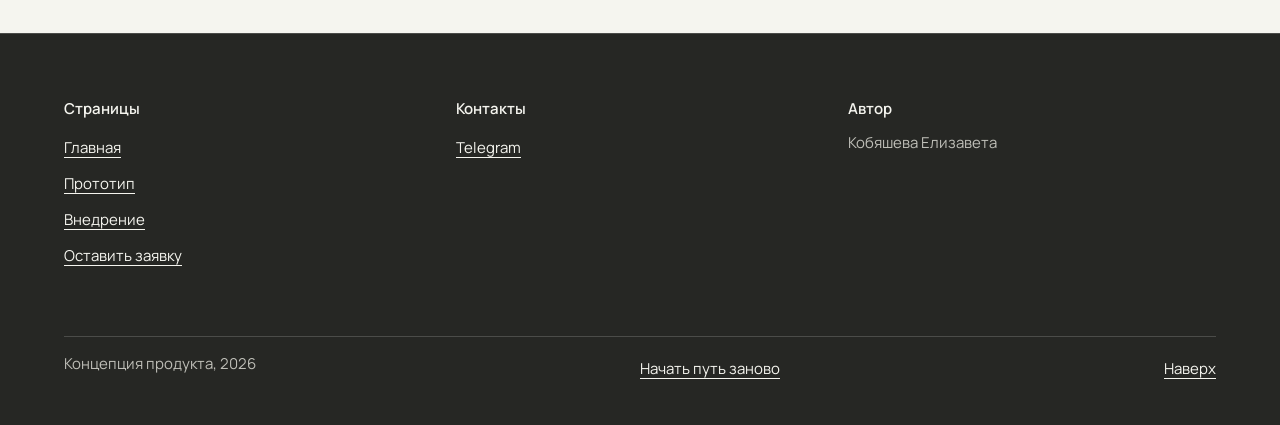
<file: rollout.html>
<!DOCTYPE html>
<html lang="ru">
<head>
  <meta charset="utf-8">
  <meta name="viewport" content="width=device-width, initial-scale=1, viewport-fit=cover">
  <title>Внедрение — Личный кабинет для улучшения клиентского опыта</title>
  <meta name="description" content="Варианты внедрения личного кабинета в агентстве и этапы запуска.">
  <meta name="theme-color" content="#f6f5f0" media="(prefers-color-scheme: light)">
  <meta name="theme-color" content="#171815" media="(prefers-color-scheme: dark)">
  <meta property="og:type" content="website">
  <meta property="og:locale" content="ru_RU">
  <meta property="og:title" content="Внедрение — Личный кабинет для улучшения клиентского опыта">
  <meta property="og:description" content="Варианты внедрения личного кабинета в агентстве и этапы запуска.">
  <link rel="icon" href="favicon.svg" type="image/svg+xml">
  <link rel="preload" href="assets/fonts/manrope-cyrillic.woff2" as="font" type="font/woff2" crossorigin>
  <link rel="stylesheet" href="assets/css/tokens.css">
  <link rel="stylesheet" href="assets/css/base.css">
  <link rel="stylesheet" href="assets/css/header.css">
  <link rel="stylesheet" href="assets/css/sections.css">
  <link rel="stylesheet" href="assets/css/pages.css">
  <script>document.documentElement.classList.add('js')</script>
<script>try { if (new URLSearchParams(location.search).get('from') === 'home') document.documentElement.classList.add('from-home'); } catch (e) {}</script>
</head>
<body data-page="rollout">
<a class="skip-link" href="#main">К содержанию</a>

<header class="site-header">
  <div class="container">
    <a class="brand" href="index.html" aria-label="На главную"></a>
    <nav class="nav" aria-label="Основная навигация">
      <div class="nav__item has-sub">
        <a href="prototype.html"><span>Прототип</span></a>
        <ul class="subnav">
          <li><a href="prototype.html#proto">Посмотреть прототип</a></li>
          <li><a href="prototype.html#advantages">Оценить преимущества</a></li>
        </ul>
      </div>
      <div class="nav__item has-sub">
        <a class="on" aria-current="page" href="rollout.html"><span>Внедрение</span></a>
        <ul class="subnav">
          <li><a href="rollout.html#approach">Этапы реализации</a></li>
          <li><a href="rollout.html#variants">Варианты внедрения</a></li>
        </ul>
      </div>
      <a class="nav__cta" href="apply.html"><span>Оставить заявку</span></a>
    </nav>
  </div>
</header>

<svg width="0" height="0" style="position:absolute" aria-hidden="true" focusable="false">
  <symbol id="i-table" viewBox="0 0 24 24"><rect x="3" y="4" width="18" height="16"/><path d="M3 10h18M3 15h18M9 4v16"/></symbol>
  <symbol id="i-mail" viewBox="0 0 24 24"><rect x="3" y="6" width="18" height="12"/><path d="M3 7l9 6 9-6"/></symbol>
  <symbol id="i-scheme" viewBox="0 0 24 24"><rect x="3" y="3" width="6" height="5"/><rect x="15" y="3" width="6" height="5"/><rect x="9" y="16" width="6" height="5"/><path d="M6 8v3h12V8M12 11v5"/></symbol>
  <symbol id="i-chat" viewBox="0 0 24 24"><path d="M4 5h16v11H9l-5 4z"/></symbol>
  <symbol id="i-folder" viewBox="0 0 24 24"><path d="M3 6h6l2 2h10v11H3z"/></symbol>
  <symbol id="i-doc" viewBox="0 0 24 24"><path d="M6 3h8l4 4v14H6zM14 3v4h4M9 12h6M9 16h6"/></symbol>
  <symbol id="i-down" viewBox="0 0 24 24"><path d="M12 5v14M6 13l6 6 6-6"/></symbol>
  <symbol id="i-out" viewBox="0 0 24 24"><path d="M7 17L17 7M8 7h9v9"/></symbol>
</svg>

<main id="main">
<section class="page-head" id="top"><div class="container"><h1><span class="h-both">Внедрение</span><span class="h-var">Варианты внедрения</span></h1></div></section>

<section class="band tone-stone" id="approach">
    <div class="container">
      <h2>Этапы реализации проекта</h2>
      <ol class="road" id="road">
        <li class="road__step"><h3>Анализ и проектирование</h3><p>Изучаем процессы и потребности клиентов</p></li>
        <li class="road__step"><h3>Разработка и интеграция</h3><p>Создаём интерфейс и подключаем CRM</p></li>
        <li class="road__step"><h3>Тестирование и запуск</h3><p>Проверяем работу кабинета</p></li>
        <li class="road__goal"><svg class="road__flag" viewBox="0 0 24 24" aria-hidden="true"><path d="M6 21V4M6 5h12l-2.5 4L18 13H6"/></svg><p><span class="mark">Результат</span> — клиенту удобно работать с агентством: он больше доверяет команде и охотнее возвращается.</p></li>
      </ol>
    </div>
  </section>

<section class="section" id="variants">
  <div class="container">
    <h2 class="sec-title v-title">Варианты внедрения</h2>
    <ul class="variants">
      <li><h3>Пилот на одном проекте</h3><p>Начнём с анализа одного проекта вашего агентства: определим, как единый личный кабинет сделает работу эффективнее.</p><a class="more more--main" href="apply.html?variant=pilot"><span>Обсудить пилот</span><svg class="icon" aria-hidden="true"><use href="#i-out"/></svg></a></li>
      <li><h3>Кабинеты для всех клиентов</h3><p>Настраиваем личные кабинеты клиентов и подключаем CRM.</p><a class="more" href="apply.html?variant=all"><span>Обсудить этот вариант</span><svg class="icon" aria-hidden="true"><use href="#i-out"/></svg></a></li>
    </ul>
  </div>
</section>
<nav class="next" aria-label="Следующий шаг">
  <div class="container next__row">
    <a class="next__link" href="apply.html"><span>Оставить заявку</span><svg class="icon" aria-hidden="true"><use href="#i-out"/></svg></a>
  </div>
</nav>
</main>

<footer class="site-footer on-night">
  <div class="container">
    <div class="foot__grid">
      <nav class="foot__col foot__sections" aria-label="Страницы сайта">
        <p class="foot__h">Страницы</p>
        <ul>
          <li><a href="index.html">Главная</a></li>
          <li><a href="prototype.html">Прототип</a></li>
          <li><a href="rollout.html">Внедрение</a></li>
          <li><a href="apply.html">Оставить заявку</a></li>
        </ul>
      </nav>
      <div class="foot__col foot__contacts">
        <p class="foot__h">Контакты</p>
        <ul>
          <li><a href="https://t.me/lizakobyasheva" target="_blank" rel="noopener noreferrer">Telegram</a></li>
        </ul>
      </div>
      <div class="foot__col foot__author">
        <p class="foot__h">Автор</p>
        <p>Кобяшева Елизавета</p>
      </div>
    </div>
    <div class="foot__bottom">
      <span>Концепция продукта, 2026</span>
      <button class="foot__reset" type="button" data-reset>Начать путь заново</button>
      <a href="#top">Наверх</a>
    </div>
  </div>
</footer>

<script src="assets/js/memory.js" defer></script>
<script src="assets/js/road.js" defer></script>
<script src="assets/js/nav.js" defer></script>
</body>
</html>
</file>
<file: assets/css/tokens.css>
/* Дизайн-токены. Все цвета, шрифты, отступы и тайминги живут только здесь. */

@font-face {
  font-family: "Manrope";
  font-style: normal;
  font-weight: 300 600;
  font-display: swap;
  src: url("../fonts/manrope-cyrillic.woff2") format("woff2");
  unicode-range: U+0301, U+0400-045F, U+0490-0491, U+04B0-04B1, U+2116;
}
@font-face {
  font-family: "Manrope";
  font-style: normal;
  font-weight: 300 600;
  font-display: swap;
  src: url("../fonts/manrope-latin.woff2") format("woff2");
  unicode-range: U+0000-00FF, U+0131, U+0152-0153, U+02BB-02BC, U+02C6, U+02DA, U+02DC, U+2000-206F, U+20AC, U+2122, U+2191, U+2193, U+2212, U+2215, U+FEFF, U+FFFD;
}
@font-face {
  font-family: "Cormorant Garamond";
  font-style: italic;
  font-weight: 500;
  font-display: swap;
  src: url("../fonts/cormorant-italic-cyrillic.woff2") format("woff2");
  unicode-range: U+0301, U+0400-045F, U+0490-0491, U+04B0-04B1, U+2116;
}
@font-face {
  font-family: "Cormorant Garamond";
  font-style: italic;
  font-weight: 500;
  font-display: swap;
  src: url("../fonts/cormorant-italic-latin.woff2") format("woff2");
  unicode-range: U+0000-00FF, U+0131, U+0152-0153, U+02BB-02BC, U+02C6, U+02DA, U+02DC, U+2000-206F, U+20AC, U+2122, U+FEFF, U+FFFD;
}

:root {
  color-scheme: light dark;

  /* бумага и чернила (светлая тема) */
  --paper: oklch(96.8% 0.008 100);
  --paper-2: oklch(93.2% 0.012 100);
  --card: oklch(99% 0.004 100);
  --ink: oklch(25% 0.006 120);
  --muted: oklch(44% 0.01 110);
  --rule: oklch(80% 0.01 100);
  --focus: oklch(25% 0.006 120);

  /* тона секций: бумага, камень и графит чередуются, чтобы страница не была сплошным полотном */
  --tone-stone: oklch(93.8% 0.014 108);
  --band-dark: oklch(27% 0.006 115);

  /* ночь: шапка макета, одинакова в обеих темах */
  --night: oklch(27% 0.006 115);
  --night-ink: oklch(96.8% 0.008 100);
  --night-muted: oklch(80% 0.01 105);

  /* маркер: единственный акцент */
  --lime: oklch(94.5% 0.21 122);
  --on-lime: oklch(25% 0.006 120);

  /* шрифты */
  --font: "Manrope", "Segoe UI", system-ui, -apple-system, Roboto, Arial, sans-serif;
  --font-gloss: "Cormorant Garamond", Georgia, "Times New Roman", serif;

  /* шкала отступов */
  --space-2xs: 4px;
  --space-xs: 8px;
  --space-sm: 12px;
  --space-md: 16px;
  --space-lg: 24px;
  --space-xl: 40px;
  --space-2xl: 64px;
  --space-3xl: 96px;
  --gap-section: clamp(88px, 10vw, 144px);
  --gap-band: clamp(72px, 8vw, 120px);

  /* раскладка */
  --container: 1440px;
  --gutter: clamp(24px, 5vw, 64px);
  --header-h: 64px;
  --header-total: calc(var(--header-h) + env(safe-area-inset-top, 0px));

  /* форма */
  --radius: 6px;

  /* движение */
  --ease: cubic-bezier(0.22, 1, 0.36, 1);
  --dur-micro: 120ms;
  --dur-short: 220ms;
  --dur-long: 600ms;
}

@media (prefers-color-scheme: dark) {
  :root {
    --paper: oklch(21% 0.005 115);
    --paper-2: oklch(24.5% 0.006 115);
    --card: oklch(27% 0.006 115);
    --ink: oklch(94.5% 0.008 105);
    --muted: oklch(76% 0.012 105);
    --rule: oklch(38% 0.008 110);
    --focus: var(--lime);
    --tone-stone: oklch(23.5% 0.01 108);
    --band-dark: oklch(15% 0.005 115);
  }
}

@media (max-width: 700px) {
  :root { --header-h: 56px; }
}
</file>
<file: assets/css/base.css>
/* Основа: сброс, типографика, контейнер, общие компоненты (маркер, кнопки, иконки). */

*, *::before, *::after { box-sizing: border-box; margin: 0; padding: 0; }

html {
  scroll-behavior: smooth;
  scroll-padding-top: var(--header-total);
  -webkit-text-size-adjust: 100%;
  overflow-x: clip;
}

body {
  background: var(--paper);
  color: var(--ink);
  font: 400 clamp(17px, 0.25vw + 16px, 19px) / 1.6 var(--font);
  overflow-x: clip;
  -webkit-font-smoothing: antialiased;
  font-synthesis: none;
}

h1, h2, h3 {
  font-weight: 300;
  line-height: 1.08;
  letter-spacing: -0.03em;
  text-wrap: balance;
  overflow-wrap: break-word;
}
h2 { font-size: clamp(32px, 4.4vw, 60px); }
p { text-wrap: pretty; }
a { color: inherit; }
ul, ol { list-style: none; }
svg { flex: none; }

:focus-visible {
  outline: 2px solid var(--focus);
  outline-offset: 3px;
}
::selection { background: var(--lime); color: var(--on-lime); }

.container {
  width: 100%;
  max-width: var(--container);
  margin-inline: auto;
  padding-inline: var(--gutter);
}
.section { padding-block: var(--gap-section); }
.band { padding-block: var(--gap-band); }

.skip-link {
  position: fixed;
  z-index: 500;
  top: var(--space-xs);
  left: var(--space-xs);
  padding: var(--space-sm) var(--space-md);
  background: var(--lime);
  color: var(--on-lime);
  border-radius: var(--radius);
  font-weight: 600;
  text-decoration: none;
  transform: translateY(-200%);
}
.skip-link:focus { transform: none; }

/* Маркер: подсвечивает главное, как в прототипе подсвечиваются зоны кабинета */
.mark {
  background: linear-gradient(transparent 62%, var(--lime) 62% 92%, transparent 92%);
  color: var(--on-lime);
  padding-inline: 0.08em;
  -webkit-box-decoration-break: clone;
  box-decoration-break: clone;
}

/* На тёмной бумаге тёмный текст маркера читается только на сплошной заливке */
@media (prefers-color-scheme: dark) {
  .mark { background: var(--lime); }
}

/* Иконки: один набор, штрих 1,5 */
.icon {
  width: 1.1em;
  height: 1.1em;
  fill: none;
  stroke: currentColor;
  stroke-width: 1.5;
  stroke-linecap: round;
  stroke-linejoin: round;
}

/* Кнопки */
.btn {
  display: inline-flex;
  align-items: center;
  justify-content: space-between;
  gap: var(--space-md);
  min-height: 52px;
  padding: 0 var(--space-lg);
  border: 1px solid var(--on-lime);
  border-radius: var(--radius);
  background: var(--lime);
  color: var(--on-lime);
  font: 600 16px / 1.2 var(--font);
  text-decoration: none;
  cursor: pointer;
  transition: background-color var(--dur-micro) var(--ease), color var(--dur-micro) var(--ease), transform var(--dur-micro) var(--ease);
}
.btn:hover { background: var(--on-lime); color: var(--lime); }
.btn:active { transform: translateY(1px); }

.btn--line {
  background: transparent;
  border-color: var(--ink);
  color: var(--ink);
}
.btn--line:hover { background: var(--ink); color: var(--paper); }

@media (prefers-reduced-motion: reduce) {
  html { scroll-behavior: auto; }
  *, *::before, *::after { transition: none !important; animation: none !important; }
}
</file>
<file: assets/css/header.css>
/* Верхняя полоса и боковой индикатор разделов с названиями при наведении. */

/* одна сплошная полупрозрачная полоса на всю ширину */
.site-header {
  position: fixed;
  inset: 0 0 auto;
  z-index: 300;
  height: var(--header-total);
  padding-top: env(safe-area-inset-top, 0px);
  background: color-mix(in srgb, var(--paper) 80%, transparent);
  border-bottom: 1px solid color-mix(in srgb, var(--ink) 12%, transparent);
  -webkit-backdrop-filter: blur(14px);
  backdrop-filter: blur(14px);
}
.site-header .container {
  display: flex;
  align-items: center;
  gap: var(--space-md);
  height: var(--header-h);
}

.brand {
  display: grid;
  place-items: center;
  width: 44px;
  height: 44px;
  flex: none;
  margin-left: -10px;
}
.brand::before {
  content: "";
  width: 14px;
  height: 14px;
  border-radius: 50%;
  background: var(--lime);
  border: 1px solid var(--on-lime);
  transition: transform var(--dur-short) var(--ease);
}
.brand:hover::before { transform: scale(1.25); }

.nav {
  display: flex;
  gap: var(--space-xs);
  margin-left: auto;
  overflow-x: auto;
  scrollbar-width: none;
  white-space: nowrap;
  font-size: 15px;
  font-weight: 600;
}
.nav::-webkit-scrollbar { display: none; }
.nav a {
  display: flex;
  align-items: center;
  min-height: 44px;
  padding: 0 var(--space-sm);
  text-decoration: none;
}
.nav a span {
  background: linear-gradient(transparent 62%, transparent 62% 92%, transparent 92%);
  padding-inline: 0.08em;
  transition: background-color var(--dur-short) var(--ease);
}
.nav a:hover span { text-decoration: underline; text-decoration-thickness: 2px; text-underline-offset: 0.3em; }
.nav a.on span {
  background: linear-gradient(transparent 62%, var(--lime) 62% 92%, transparent 92%);
  color: var(--ink);
}
@media (prefers-color-scheme: dark) {
  .nav a.on span { background: var(--lime); color: var(--on-lime); }
}

/* боковой индикатор: точки, а при наведении или фокусе раскрываются названия разделов */
.side-nav {
  position: fixed;
  z-index: 200;
  right: 6px;
  top: 50%;
  transform: translateY(-50%);
  display: flex;
  flex-direction: column;
  align-items: flex-end;
  padding: var(--space-xs) var(--space-2xs);
  background: color-mix(in srgb, var(--paper) 88%, transparent);
  border: 1px solid var(--rule);
  border-radius: 18px;
  -webkit-backdrop-filter: blur(8px);
  backdrop-filter: blur(8px);
}
.side-nav a {
  display: flex;
  align-items: center;
  justify-content: flex-end;
  height: 28px;
  color: var(--ink);
  text-decoration: none;
  font-size: 14px;
  font-weight: 600;
}
.sn-label {
  max-width: 0;
  overflow: hidden;
  opacity: 0;
  white-space: nowrap;
  padding-inline: 0 0;
  transition: max-width var(--dur-long) var(--ease), opacity var(--dur-short) var(--ease), padding var(--dur-long) var(--ease);
}
.side-nav:hover .sn-label,
.side-nav:focus-within .sn-label {
  max-width: 210px;
  opacity: 1;
  padding-inline: var(--space-sm) var(--space-xs);
}
.side-nav a.on .sn-label span {
  background: linear-gradient(transparent 62%, var(--lime) 62% 92%, transparent 92%);
  color: var(--ink);
}
@media (prefers-color-scheme: dark) {
  .side-nav a.on .sn-label span { background: var(--lime); color: var(--on-lime); }
}
.side-nav a::after {
  content: "";
  flex: none;
  width: 8px;
  height: 8px;
  margin: 0 10px;
  border: 1px solid currentColor;
  opacity: 0.6;
  transition: width var(--dur-short) var(--ease), height var(--dur-short) var(--ease), margin var(--dur-short) var(--ease), opacity var(--dur-short) var(--ease);
}
.side-nav a:hover::after,
.side-nav a:focus-visible::after { opacity: 1; }
.side-nav a.on::after {
  width: 12px;
  height: 12px;
  margin: 0 8px;
  opacity: 1;
  background: var(--lime);
  border-color: var(--on-lime);
}

@media (max-width: 700px) {
  .brand { width: 40px; height: 40px; margin-left: -8px; }
  .nav { font-size: 14px; gap: var(--space-2xs); }
  .nav a { padding: 0 var(--space-xs); }
  .side-nav { right: 0; padding-inline: 0; }
  .side-nav a::after { margin: 0 7px; }
  .side-nav a.on::after { margin: 0 5px; }
}
/* телефон: меню листается вбок, у правого края лёгкое затухание подсказывает, что там есть ещё */
@media (max-width: 700px) {
  .nav {
    -webkit-mask-image: linear-gradient(to right, transparent, #000 18px, #000 calc(100% - 28px), transparent);
    mask-image: linear-gradient(to right, transparent, #000 18px, #000 calc(100% - 28px), transparent);
    padding-right: 20px;
  }
}
</file>
<file: assets/css/hero.css>
/* Первый экран. Почта, мессенджеры и таблицы лежат россыпью; пока на них наведён курсор, их становится больше,
   и в конце всё схлопывается в плашку «Личный кабинет». Анимацию ведёт hero.js.
   Без скрипта видны заголовок и три картинки; при «меньше движения» плашка появляется сразу. */

.hero {
  position: relative;
  isolation: isolate;
  overflow: clip;
  /* экран короче окна: край следующего блока выглядывает снизу и приглашает прокрутить */
  min-height: calc(100svh - 120px);
  padding: calc(var(--header-total) + var(--space-xl)) 0 var(--space-2xl);
}
.hero__grid {
  position: relative;
  display: grid;
  grid-template-columns: repeat(12, minmax(0, 1fr));
  column-gap: var(--space-lg);
  row-gap: var(--space-lg);
  align-content: start;
  /* высота нужна, чтобы иконкам хватало места справа от заголовка */
  min-height: clamp(360px, 54vh, 560px);
}
.hero__title {
  grid-column: 1 / 8;
  font-size: clamp(40px, 5.8vw, 84px);
  line-height: 1.04;
  letter-spacing: -0.04em;
}
.hw { display: inline-block; }

/* маркер рисуется градиентом, чтобы вести его слева направо */
.hero .mark {
  background: linear-gradient(transparent 62%, var(--lime) 62% 92%, transparent 92%) no-repeat 0 0 / 100% 100%;
}
@media (prefers-color-scheme: dark) {
  .hero .mark { background-image: linear-gradient(var(--lime), var(--lime)); }
}

@keyframes h-rise { from { opacity: 0; transform: translateY(0.4em); } to { opacity: 1; transform: none; } }
@keyframes h-fade { from { opacity: 0; } to { opacity: 1; } }
@keyframes h-draw { from { background-size: 0% 100%; } to { background-size: 100% 100%; } }
@keyframes h-bob { from { transform: translateY(0); } to { transform: translateY(-7px); } }
@keyframes h-nudge { 0%, 100% { transform: translate(0, 0); } 50% { transform: translate(4px, -4px); } }

.hero.play .hw { animation: h-rise 0.7s var(--ease) both; animation-delay: calc(0.1s + var(--i) * 50ms); }
.hero.play .mark { background-size: 0% 100%; animation: h-draw 0.9s var(--ease) 1s forwards; }

/* Сцена справа. Пока на неё наведён курсор, почты, сообщений и таблиц становится всё больше (hero.js включает
   их по одной), а в конце всё схлопывается в плашку «Личный кабинет». */
.hero__scene { position: absolute; left: 52%; right: 0; top: 0; bottom: 0; }
.hero__stage {
  position: absolute;
  inset: 0;
  border-radius: var(--radius);
  cursor: pointer;
  touch-action: manipulation;
  -webkit-tap-highlight-color: transparent;
}
.hero__stage:focus-visible { outline: 3px solid var(--ink); outline-offset: 4px; }
.hero__things { position: absolute; inset: 0; margin: 0; padding: 0; list-style: none; }
.thing {
  --w: clamp(100px, 10.5vw, 150px);
  position: absolute;
  left: var(--x);
  top: var(--y);
  width: calc(var(--w) * var(--s, 1));
  rotate: var(--r);
  transition: translate 0.55s cubic-bezier(0.6, 0, 0.9, 0.4), scale 0.55s cubic-bezier(0.6, 0, 0.9, 0.4), opacity 0.45s ease-in;
}
.hero.play .thing:not(.extra) { animation: h-fade 0.7s var(--ease) 1.1s backwards; }
.thing img {
  display: block;
  width: 100%;
  height: auto;
  filter: drop-shadow(0 12px 12px oklch(25% 0.006 120 / 0.2)) drop-shadow(0 2px 3px oklch(25% 0.006 120 / 0.22));
}
@media (prefers-color-scheme: dark) {
  .thing img { filter: drop-shadow(0 12px 12px oklch(0% 0 0 / 0.5)) drop-shadow(0 2px 3px oklch(0% 0 0 / 0.5)); }
}
.thing span {
  display: block;
  margin-top: 4px;
  text-align: center;
  font: 500 13px / 1.2 var(--font);
  color: var(--muted);
}
/* первые три видны сразу и слегка дышат */
.thing:not(.extra) img { animation: h-bob 3.2s ease-in-out infinite alternate; }
.t2 img { animation-delay: -1.1s; }
.t3 img { animation-delay: -2.1s; }
.hero__stage.is-active .thing img { animation: none; }
.t1 { --x: 14%; --y: 3%;  --r: -9deg; --s: 1.1; }
.t2 { --x: 60%; --y: 20%; --r: 7deg;  --s: 1.1; }
.t3 { --x: 8%;  --y: 50%; --r: -5deg; --s: 1.1; }

/* добавочные: появляются с «выскоком», ушёл курсор — исчезают */
.thing.extra { opacity: 0; scale: 0.4; transition: opacity 0.22s ease-out, scale 0.38s cubic-bezier(0.3, 1.6, 0.5, 1); }
.thing.extra.on { opacity: 1; scale: 1; }

/* готово: всё летит к центру и исчезает, на месте появляется плашка */
.hero__stage.is-done .thing,
.hero__stage.is-done .thing.extra,
.hero__stage.is-done .thing.extra.on {
  translate: var(--dx, 0px) var(--dy, 0px);
  scale: 0.15;
  opacity: 0;
  transition: translate 0.55s cubic-bezier(0.6, 0, 0.9, 0.4), scale 0.55s cubic-bezier(0.6, 0, 0.9, 0.4), opacity 0.45s ease-in 0.1s;
}

.hero__plate {
  position: absolute;
  inset: 0;
  z-index: 2;
  display: flex;
  align-items: center;
  justify-content: center;
  pointer-events: none;
  visibility: hidden;
}
.hero__plate a {
  display: inline-flex;
  align-items: center;
  gap: var(--space-sm);
  padding: 22px 30px 22px 22px;
  background: var(--lime);
  color: var(--on-lime);
  border: 1px solid var(--on-lime);
  border-radius: var(--radius);
  box-shadow: 0 22px 44px oklch(25% 0.006 120 / 0.22);
  font: 600 clamp(22px, 2.5vw, 34px) / 1.1 var(--font);
  letter-spacing: -0.01em;
  text-decoration: none;
  opacity: 0;
  scale: 0.6;
  transition: opacity 0.2s ease-in, scale 0.2s ease-in, background-color var(--dur-micro) var(--ease), color var(--dur-micro) var(--ease);
}
.hero__plate a:hover { background: var(--on-lime); color: var(--lime); }
.hero__plate .doc {
  width: 1.5em; height: 1.5em; padding: 0.3em; box-sizing: border-box; flex: none;
  background: var(--paper); color: var(--ink); border: 1px solid var(--on-lime); border-radius: 6px;
  fill: none; stroke: currentColor; stroke-width: 1.5; stroke-linecap: round; stroke-linejoin: round;
}
.hero__plate .icon { width: 0.7em; height: 0.7em; flex: none; }
.hero__stage.is-done ~ .hero__plate { visibility: visible; }
.hero__stage.is-done ~ .hero__plate a { pointer-events: auto; }
.hero__stage.is-done ~ .hero__plate a { opacity: 1; scale: 1; transition: opacity 0.35s ease-out 0.4s, scale 0.5s cubic-bezier(0.3, 1.6, 0.5, 1) 0.4s, background-color var(--dur-micro) var(--ease), color var(--dur-micro) var(--ease); }

/* подсказка: пока не наведено, зовёт навести (на сенсорных экранах зовёт нажать) */
.hero__hint {
  position: absolute;
  left: 50%;
  bottom: 3%;
  z-index: 1;
  translate: -50% 0;
  display: inline-flex;
  align-items: center;
  gap: 8px;
  margin: 0;
  padding: 11px 18px 11px 14px;
  background: var(--lime);
  color: var(--on-lime);
  border: 1px solid var(--on-lime);
  border-radius: 999px;
  font: 600 16px / 1.2 var(--font);
  white-space: nowrap;
  pointer-events: none;
  transition: opacity 0.2s ease-out;
}
.hero.play .hero__hint { animation: h-fade 0.6s var(--ease) 1.8s backwards; }
.hero__hint svg { width: 18px; height: 18px; fill: currentColor; stroke: var(--paper); stroke-width: 1; stroke-linejoin: round; animation: h-nudge 1.6s ease-in-out infinite; }
.hero__stage.is-active .hero__hint { opacity: 0; }
.hint-tap { display: none; }
@media (hover: none) { .hint-hover { display: none; } .hint-tap { display: inline; } }
html:not(.js) .hero__hint { display: none; }

.hero__pause {
  position: absolute;
  right: 0;
  bottom: 0;
  z-index: 3;
  display: grid;
  place-items: center;
  width: 44px;
  height: 44px;
  background: transparent;
  color: var(--muted);
  border: 1px solid var(--rule);
  border-radius: 50%;
  cursor: pointer;
  transition: color var(--dur-micro) var(--ease), border-color var(--dur-micro) var(--ease);
}
.hero__pause:hover { color: var(--ink); border-color: var(--ink); }
.hero__pause svg { width: 16px; height: 16px; fill: currentColor; stroke: none; }
.hero__pause .i-play { display: none; }
.hero__pause[aria-pressed="true"] .i-play { display: block; }
.hero__pause[aria-pressed="true"] .i-pause { display: none; }
@keyframes h-arrow { 0%, 100% { transform: translateY(0); } 50% { transform: translateY(4px); } }
.hero__plate .arrow { width: 0.95em; height: 0.95em; animation: h-arrow 1.4s ease-in-out infinite; }
.hero.is-paused .thing img, .hero.is-paused .hero__plate .arrow { animation: none; }
.sr-only { position: absolute; width: 1px; height: 1px; margin: -1px; padding: 0; overflow: hidden; clip-path: inset(50%); white-space: nowrap; border: 0; }

@media (max-width: 959px) {
  .hero { min-height: calc(100svh - 96px); padding-top: calc(var(--header-total) + var(--space-lg)); }
  .hero__title { grid-column: 1 / -1; }
  .hero__scene { position: relative; left: auto; right: auto; top: auto; bottom: auto; grid-column: 1 / -1; height: 340px; margin-top: var(--space-xs); }
  .thing { --w: clamp(84px, 26vw, 140px); }
  .hero__pause { position: static; grid-column: 1 / -1; justify-self: end; margin-right: 28px; }
}

@media (prefers-reduced-motion: reduce) {
  .hero.play .hw, .hero.play .thing:not(.extra), .hero.play .hero__hint { animation: none; }
  .hero.play .mark { animation: none; background-size: 100% 100%; }
  .thing img, .hero__hint svg, .hero__plate .arrow { animation: none; }
  .hero__pause { display: none; }
  .thing, .thing.extra, .hero__plate a { transition: none !important; }
}

/* Верстка первого экрана на компьютере: заголовок сверху слева, поле с картинками на весь экран,
   плашка «Личный кабинет» встаёт под заголовком по левому краю контейнера. */
.hero { min-height: calc(100svh - 160px); }
.hero__grid { min-height: clamp(380px, 56vh, 560px); }
@media (max-width: 959px) {
  .hero { min-height: calc(100svh - 120px); }
}
@media (min-width: 960px) {
  :root { --cl: calc((100vw - min(100vw, var(--container))) / 2 + var(--gutter)); }
  .hero { min-height: calc(100svh - 40px); }
  .hero__grid { position: static; min-height: calc(100svh - 150px); align-content: start; }
  .hero__title { grid-column: 1 / 9; position: relative; z-index: 2; pointer-events: none; font-size: clamp(44px, 5.6vw, 88px); }
  .hero__scene { position: absolute; inset: 0; z-index: 1; }
  .thing { --w: clamp(112px, 10vw, 150px); }
  .t1 { --x: 56%; --y: 12%; }
  .t2 { --x: 74%; --y: 38%; }
  .t3 { --x: 40%; --y: 62%; }
  .hero__plate { padding: 0; align-items: flex-start; justify-content: flex-start; }
  .hero__plate a { margin: 58svh 0 0 var(--cl); }
  .hero__pause { right: 56px; bottom: 28px; }
}
</file>
<file: assets/css/sections.css>
/* Разделы страницы: идея, цитата, этапы, призыв, подвал.
   Тона фона чередуются: бумага, камень, графит, бумага, камень, графит. */

.tone-stone { background: var(--tone-stone); }

/* тёмные секции: цитата, призыв и подвал */
.on-night {
  background: var(--band-dark);
  color: var(--night-ink);
}
.on-night :focus-visible { outline-color: var(--lime); }
.on-night .btn:hover { background: var(--night-ink); color: var(--on-lime); }

/* Идея: первые строки выглядывают из-под первого экрана */
.idea { padding-top: var(--space-xl); }
.idea__grid { display: grid; gap: var(--space-xl); }
.idea__lead { font-size: clamp(32px, 4vw, 56px); line-height: 1.12; max-width: 16em; }
.idea__points { max-width: 34em; border-top: 1px solid var(--ink); }
.idea__points li {
  padding: var(--space-lg) 0;
  border-bottom: 1px solid var(--rule);
  font-size: clamp(18px, 1.4vw, 21px);
  line-height: 1.55;
}

/* Цитата */
.quote { padding: clamp(96px, 12vw, 176px) 0; }
.quote blockquote {
  max-width: 18em;
  font-weight: 300;
  font-size: clamp(30px, 4.6vw, 64px);
  line-height: 1.12;
  letter-spacing: -0.03em;
  text-wrap: balance;
}
.quote__by {
  max-width: 36em;
  margin-top: var(--space-lg);
  padding-top: var(--space-md);
  border-top: 1px solid var(--night-muted);
  font-size: clamp(16px, 1.3vw, 19px);
  color: var(--night-muted);
}

/* Этапы: дорожная карта. Узлы на линии, линия и узлы загораются по очереди, в конце флажок «Результат» */
.road {
  --node: 48px;
  position: relative;
  display: grid;
  grid-template-columns: repeat(3, minmax(0, 1fr)) minmax(0, 1.35fr);
  gap: 0 var(--space-lg);
  margin-top: var(--space-2xl);
  counter-reset: road;
}
.road > li { position: relative; padding-top: calc(var(--node) + var(--space-lg)); }
/* узел */
.road__step { counter-increment: road; }
.road__step::before,
.road__goal .road__flag {
  position: absolute;
  top: 0;
  left: 0;
  display: grid;
  place-items: center;
  width: var(--node);
  height: var(--node);
  box-sizing: border-box;
  background: var(--paper);
  border: 1px solid var(--ink);
  border-radius: var(--radius);
  color: var(--ink);
  transition: background-color var(--dur-long) var(--ease), border-color var(--dur-long) var(--ease);
}
.road__step::before {
  content: counter(road);
  font: 600 18px / 1 var(--font);
  font-variant-numeric: tabular-nums;
}
.road__goal .road__flag { padding: 11px; fill: none; stroke: currentColor; stroke-width: 1.5; stroke-linecap: round; stroke-linejoin: round; }
/* линия от узла к следующему */
.road > li:not(:last-child)::after {
  content: "";
  position: absolute;
  top: calc(var(--node) / 2);
  left: var(--node);
  width: calc(100% + var(--space-lg) - var(--node));
  height: 2px;
  background: var(--rule);
}
.road > li:not(:last-child) .road__line,
.road > li:not(:last-child)::before { z-index: 1; }
.road h3 { margin-bottom: var(--space-xs); font-size: clamp(22px, 2.2vw, 30px); font-weight: 400; line-height: 1.15; }
.road p { max-width: 18em; color: var(--muted); }
.road__goal p { max-width: 24em; color: var(--ink); font-size: clamp(17px, 1.4vw, 20px); line-height: 1.45; }

/* итоговое состояние (без скрипта и при «меньше движения»): всё горит */
.road__step::before, .road__goal .road__flag { background: var(--lime); border-color: var(--on-lime); color: var(--on-lime); }
.road > li:not(:last-child)::after { background: var(--ink); }

/* с JS узлы и линии зажигаются по очереди, когда блок виден */
.js .road:not(.in) .road__step::before,
.js .road:not(.in) .road__goal .road__flag { background: var(--paper); border-color: var(--ink); color: var(--ink); }
.js .road > li:not(:last-child)::after { background: linear-gradient(var(--ink), var(--ink)) no-repeat 0 0 / 0% 100%, var(--rule); transition: background-size 0.7s var(--ease); }
.js .road.in > li:not(:last-child)::after { background-size: 100% 100%, auto; }
.js .road.in .road__step:nth-child(1)::before { transition-delay: 0.1s; }
.js .road.in .road__step:nth-child(1)::after { transition-delay: 0.3s; }
.js .road.in .road__step:nth-child(2)::before { transition-delay: 1s; }
.js .road.in .road__step:nth-child(2)::after { transition-delay: 1.2s; }
.js .road.in .road__step:nth-child(3)::before { transition-delay: 1.9s; }
.js .road.in .road__step:nth-child(3)::after { transition-delay: 2.1s; }
.js .road.in .road__goal .road__flag { transition-delay: 2.8s; }
@media (prefers-reduced-motion: reduce) {
  .js .road:not(.in) .road__step::before, .js .road:not(.in) .road__goal .road__flag { background: var(--lime); border-color: var(--on-lime); color: var(--on-lime); }
  .js .road > li:not(:last-child)::after { background: var(--ink); }
}

@media (max-width: 959px) {
  /* вертикальная карта: узлы слева, линия вниз */
  .road { grid-template-columns: 1fr; gap: var(--space-xl) 0; margin-top: var(--space-xl); }
  .road > li { padding: 0 0 0 calc(var(--node) + var(--space-md)); min-height: var(--node); }
  .road > li:not(:last-child)::after {
    top: var(--node);
    left: calc(var(--node) / 2 - 1px);
    width: 2px;
    height: calc(100% + var(--space-xl) - var(--node) + 0px);
  }
  .js .road > li:not(:last-child)::after { background: linear-gradient(var(--ink), var(--ink)) no-repeat 0 0 / 100% 0%, var(--rule); transition: background-size 0.7s var(--ease); }
  .js .road.in > li:not(:last-child)::after { background-size: 100% 100%, auto; }
  .road h3 { padding-top: 8px; }
}
/* Призыв */
.cta h2 { max-width: 13em; font-size: clamp(34px, 5.4vw, 80px); line-height: 1.05; }
.cta p { max-width: 34em; margin-top: var(--space-lg); font-size: clamp(18px, 1.5vw, 22px); color: var(--night-muted); }
.cta .btn { margin-top: var(--space-xl); min-height: 56px; padding-inline: var(--space-lg); }

/* Подвал: колонки с информацией, ниже строка с годом и ссылкой «Наверх» */
.site-footer {
  padding: var(--space-2xl) 0 var(--space-xl);
  background: var(--band-dark);
  border-top: 1px solid color-mix(in srgb, var(--night-ink) 18%, transparent);
  color: var(--night-muted);
  font-size: 15px;
  line-height: 1.5;
}
.foot__grid {
  display: grid;
  gap: var(--space-xl) var(--space-lg);
  grid-template-columns: repeat(auto-fit, minmax(190px, 1fr));
}
.foot__h { margin-bottom: var(--space-sm); color: var(--night-ink); font-weight: 600; }
.foot__col ul { display: grid; gap: var(--space-2xs); }
.site-footer a { color: var(--night-ink); text-underline-offset: 0.25em; }
.site-footer a:hover { text-decoration-thickness: 2px; }
.foot__col a, .foot__bottom a { display: inline-flex; min-height: 32px; align-items: center; }
.foot__bottom {
  display: flex;
  flex-wrap: wrap;
  justify-content: space-between;
  gap: var(--space-xs) var(--space-lg);
  margin-top: var(--space-2xl);
  padding-top: var(--space-md);
  border-top: 1px solid color-mix(in srgb, var(--night-ink) 18%, transparent);
}

/* планшет и телефон */
@media (max-width: 959px) {
  .foot__bottom { padding-right: 28px; }
}
@media (max-width: 700px) {
  .site-footer { padding: var(--space-xl) 0 var(--space-2xl); }
  .foot__grid { grid-template-columns: repeat(2, minmax(0, 1fr)); gap: var(--space-lg) var(--space-md); }
  .foot__sections { grid-column: 1; grid-row: 1 / span 2; }
  .foot__contacts { grid-column: 2; grid-row: 1; }
  .foot__author { grid-column: 2; grid-row: 2; }
  .foot__bottom { margin-top: var(--space-xl); }
}

/* Появление: контент виден без скриптов, анимация только при .js */
.js .split .w {
  display: inline-block;
  opacity: 0;
  transform: translateY(0.4em);
  transition: opacity var(--dur-long) var(--ease), transform var(--dur-long) var(--ease);
  transition-delay: calc(var(--i) * 50ms);
}
.js .split.in .w { opacity: 1; transform: none; }
.js .rv {
  opacity: 0;
  transform: translateY(16px);
  transition: opacity var(--dur-long) var(--ease), transform var(--dur-long) var(--ease);
  transition-delay: var(--d, 0s);
}
.js .rv.in { opacity: 1; transform: none; }
@media (prefers-reduced-motion: reduce) {
  .js .rv, .js .split .w { opacity: 1 !important; transform: none !important; }
}

@media (min-width: 960px) {
  .idea__grid { grid-template-columns: 7fr 5fr; gap: clamp(40px, 6vw, 96px); align-items: start; }
  .idea__points { margin-top: var(--space-sm); }
}
@media (max-width: 700px) {
  .cta .btn { width: 100%; }
}
</file>
<file: assets/css/cabinet.css>
/* Сцена «Всё в одном кабинете»: вкладки собираются в кабинет по мере прокрутки. */

.k-scene { position: relative; height: 300vh; height: 300svh; }
.k-pinned {
  position: sticky;
  top: 0;
  display: flex;
  align-items: center;
  align-items: safe center;
  height: 100vh;
  height: 100svh;
  padding: calc(var(--header-total) + 20px) 0 20px;
}
.k-pinned .container { width: 100%; }
.k-grid { display: grid; gap: clamp(14px, 2.4vh, 28px) clamp(32px, 4vw, 64px); align-items: center; }
.k-left { min-width: 0; }
.k-pinned h2 { max-width: 15em; font-size: clamp(24px, 3.3vw, 46px); }

/* счётчик вкладок */
.k-big { display: flex; align-items: center; gap: clamp(14px, 2vw, 24px); margin: clamp(12px, 2vh, 22px) 0; }
.k-big b {
  display: grid;
  place-items: center;
  flex: none;
  min-width: 1.25em;
  height: 1.25em;
  border: 1px solid var(--ink);
  border-radius: var(--radius);
  font: 600 clamp(40px, 5.2vw, 72px) / 1 var(--font);
  letter-spacing: -0.04em;
  font-variant-numeric: tabular-nums;
}
.k-big span { max-width: 13em; font: 600 clamp(18px, 1.8vw, 26px) / 1.25 var(--font); }

.k-stage { display: grid; }
.k-stage > * { grid-area: 1 / 1; }

/* «вкладки» */
.k-mess {
  display: flex;
  flex-wrap: wrap;
  justify-content: center;
  align-content: center;
  gap: 12px 8px;
  min-height: min(44vh, 330px);
}
.k-chip {
  display: flex;
  align-items: center;
  gap: 10px;
  padding: 11px 16px 11px 12px;
  background: var(--card);
  border: 1px solid var(--ink);
  border-radius: var(--radius);
  font: 600 15px / 1.2 var(--font);
  will-change: transform, opacity;
}
.k-chip svg { width: 22px; height: 22px; fill: none; stroke: currentColor; stroke-width: 1.5; stroke-linecap: round; stroke-linejoin: round; }

/* макет кабинета */
.k-cabw { opacity: 0; pointer-events: none; will-change: transform, opacity; }
.k-win { border: 1px solid var(--ink); border-radius: var(--radius); background: var(--card); overflow: hidden; }
.k-head {
  display: flex;
  justify-content: space-between;
  gap: var(--space-md);
  padding: 10px 14px;
  background: var(--night);
  color: var(--night-ink);
  font: 600 13px / 1.3 var(--font);
}
.k-head span:last-child { color: var(--night-muted); font-weight: 400; }
.k-app { display: grid; grid-template-columns: minmax(120px, 24%) 1fr; }
.k-side { display: flex; flex-direction: column; gap: 8px; padding: 14px; background: var(--paper-2); border-right: 1px solid var(--rule); }
.k-side b, .k-z > b { display: block; font: 600 14px / 1.3 var(--font); margin-bottom: 8px; }
.k-side b { margin-bottom: 2px; }
.k-pr { padding: 6px 8px; font-size: 14px; color: var(--muted); border-radius: 4px; }
.k-pr.k-cur { color: var(--ink); font-weight: 600; background: var(--card); }
.k-main { display: grid; grid-template-columns: 1fr 1fr; gap: 10px; padding: 14px; background: var(--paper-2); }
.k-wide { grid-column: 1 / -1; }
.k-z {
  position: relative;
  padding: 14px;
  background: var(--card);
  border: 1px solid var(--rule);
  border-radius: 4px;
  transition: background-color var(--dur-short) var(--ease), border-color var(--dur-short) var(--ease), color var(--dur-short) var(--ease), opacity var(--dur-short) var(--ease);
}
.k-z.k-on { background: var(--lime); border-color: var(--on-lime); color: var(--on-lime); }
.k-pin {
  position: absolute;
  top: -11px;
  right: -7px;
  display: grid;
  place-items: center;
  width: 24px;
  height: 24px;
  background: var(--card);
  color: var(--ink);
  border: 1px solid var(--ink);
  border-radius: 4px;
  font: 600 13px / 1 var(--font);
}
.k-win.k-focus .k-z:not(.k-on) { opacity: 0.4; }
.k-stg { display: flex; }
.k-stg li { flex: 1; text-align: center; font-size: 13px; color: var(--muted); }
.k-stg li::before { content: ""; display: block; height: 3px; margin-bottom: 8px; background: var(--rule); }
.k-stg .k-d { color: var(--ink); font-weight: 600; }
.k-stg .k-d::before { background: var(--ink); }
.k-z.k-on .k-stg li { color: var(--on-lime); }
.k-z.k-on .k-stg li::before { background: oklch(25% 0.006 120 / 0.3); }
.k-z.k-on .k-stg .k-d::before { background: var(--on-lime); }
.k-tiles { display: grid; grid-template-columns: repeat(3, 1fr); gap: 6px; }
.k-tiles i { height: 36px; border-radius: 2px; background: var(--rule); }
.k-tiles i:nth-child(2) { background: var(--muted); }
.k-row { display: flex; align-items: center; gap: 10px; margin-bottom: 6px; font-size: 14px; }
.k-row s { width: 26px; height: 8px; background: var(--rule); }
.k-row s.l { background: var(--muted); }
.k-ok { display: inline-block; padding: 6px 14px; border: 1px solid currentColor; border-radius: var(--radius); font: 600 14px / 1.3 var(--font); }

/* правая колонка: подсказка и список плюсов */
.k-slot { display: grid; min-width: 0; }
.k-slot > * { grid-area: 1 / 1; }
.k-hintrow {
  position: relative;
  align-self: center;
  display: flex;
  flex-wrap: wrap;
  align-items: center;
  gap: 12px 18px;
  min-height: 64px;
  padding-top: 16px;
}
.k-hintrow::before { content: ""; position: absolute; inset: 0 0 auto; height: 3px; background: var(--rule); }
.k-bar { position: absolute; inset: 0 auto auto 0; width: 0; height: 3px; background: var(--ink); }
.k-hint { display: flex; align-items: center; gap: 10px; font: 600 16px / 1.4 var(--font); }
.k-go { order: 2; margin-left: auto; min-height: 44px; padding: 0 var(--space-lg); }

.k-after { display: grid; gap: 14px; align-content: center; opacity: 0; pointer-events: none; }
.k-lst { border-top: 1px solid var(--ink); }
.k-lst li { border-bottom: 1px solid var(--rule); }
.k-item {
  display: grid;
  grid-template-columns: 40px 1fr;
  align-items: center;
  gap: 16px;
  width: 100%;
  padding: 16px 12px;
  background: none;
  border: 0;
  color: inherit;
  font: inherit;
  text-align: left;
  cursor: pointer;
  transition: background-color var(--dur-short) var(--ease), opacity var(--dur-short) var(--ease);
}
.k-item:hover, .k-item.k-act { background: var(--paper-2); }
.k-cn {
  display: grid;
  place-items: center;
  width: 40px;
  height: 40px;
  background: var(--card);
  border: 1px solid var(--ink);
  border-radius: var(--radius);
  font: 600 17px / 1 var(--font);
  transition: background-color var(--dur-short) var(--ease);
}
.k-item.k-act .k-cn { background: var(--lime); color: var(--on-lime); border-color: var(--on-lime); }
.k-t { display: block; margin-bottom: 0; font-size: clamp(22px, 2vw, 28px); font-weight: 400; line-height: 1.15; letter-spacing: -0.02em; }
.k-p { display: block; font-size: clamp(16px, 1.2vw, 19px); line-height: 1.5; color: var(--muted); }
.k-lst.k-focus .k-item:not(.k-act) { opacity: 0.5; }
.k-sh { display: none; }
.k-proto { width: 100%; justify-content: space-between; text-align: left; }

/* без прокрутки-закрепления: статичный вариант */
.k-auto.k-scene, .k-static.k-scene { height: auto; }
.k-auto .k-pinned, .k-static .k-pinned { position: static; height: auto; padding: clamp(40px, 6vw, 80px) 0; }
.k-static .k-hintrow, .k-static .k-mess { display: none; }
.k-static .k-after, .k-static .k-cabw { opacity: 1; pointer-events: auto; }

@media (min-width: 960px) {
  .k-grid { grid-template-columns: minmax(0, 7fr) minmax(0, 5fr); }
}
@media (max-width: 959px) {
  .k-lst { display: grid; grid-template-columns: repeat(3, minmax(0, 1fr)); gap: 8px; border-top: 0; }
  .k-lst li { border: 1px solid var(--rule); border-radius: var(--radius); }
  .k-item { grid-template-columns: 1fr; gap: 6px; padding: 10px 8px; justify-items: start; }
  .k-item .k-lg, .k-item .k-p { display: none; }
  .k-sh { display: inline; }
  .k-t { margin: 0; font-size: clamp(16px, 4.6vw, 20px); }
  .k-after { gap: 10px; }
}
@media (max-width: 700px) {
  .k-pinned { padding: calc(var(--header-total) + 8px) 0 12px; }
  .k-auto .k-pinned { padding: calc(var(--header-total) + 8px) 0 40px; }
  .k-app { grid-template-columns: 1fr; }
  .k-side, .k-opt { display: none; }
  .k-main { grid-template-columns: 1fr; padding: 8px; gap: 8px; }
  .k-z { padding: 10px 12px; }
  .k-z > b { margin-bottom: 6px; }
  .k-tiles i { height: 22px; }
  .k-head { padding: 6px 10px; }
  .k-stg li { font-size: 11px; }
  .k-stg li:first-child { display: none; }
  .k-chip { font-size: 14px; padding: 9px 12px 9px 10px; }
  .k-chip svg { width: 19px; height: 19px; }
  .k-pinned h2 { font-size: 23px; }
  .k-mess { min-height: min(34vh, 250px); }
  .k-big { margin: 8px 0; }
  .k-big b { font-size: 36px; }
  .k-big span { font-size: 17px; }
  .k-proto { min-height: 48px; font-size: 15px; }
}
@media (max-height: 760px) {
  .k-side, .k-opt { display: none; }
  .k-app { grid-template-columns: 1fr; }
}
@media (max-height: 660px) {
  .k-pinned h2 { display: none; }
}

/* правая колонка сцены: три названия без заголовка и разделителей, ниже кнопка */
@media (min-width: 960px) {
  .k-after { gap: var(--space-lg); }
  .k-lst { display: grid; gap: 6px; border-top: 0; }
  .k-lst li { border-bottom: 0; }
  .k-item { gap: 20px; padding: 14px 18px; border-radius: var(--radius); }
  .k-cn { width: 44px; height: 44px; font-size: 18px; }
  .k-t { font-size: clamp(22px, 1.95vw, 28px); }
}
@media (min-width: 1200px) {
  .k-t { white-space: nowrap; }
}@media (max-width: 959px) {
  .k-t { font-size: clamp(14px, 3.9vw, 18px); }
}
</file>
<file: assets/css/pages.css>
/* Внутренние страницы и общие части: заголовок страницы, переходы вперёд, прототип, внедрение, заявка, меню с разделами. */

.page-head { padding: calc(var(--header-total) + var(--space-2xl)) 0 var(--space-xl); }
.page-head h1 { max-width: 12em; font-size: clamp(44px, 6.4vw, 92px); line-height: 1.02; letter-spacing: -0.04em; }
.sec-title { margin-bottom: var(--space-xl); }

/* кнопка заявки в шапке */
.nav .nav__cta {
  margin-left: var(--space-xs);
  padding: 0 16px;
  background: var(--lime);
  color: var(--on-lime);
  border: 1px solid var(--on-lime);
  border-radius: var(--radius);
}
.nav .nav__cta:hover { background: var(--on-lime); color: var(--lime); }
.nav .nav__cta:hover span { text-decoration: none; }

/* продолжение внизу страницы */
.next { border-top: 1px solid var(--rule); padding-block: var(--gap-band); }
.next__row { display: flex; flex-wrap: wrap; align-items: flex-end; justify-content: space-between; gap: var(--space-lg); }
.next__link {
  display: inline-flex;
  align-items: center;
  gap: 0.25em;
  font-size: clamp(32px, 5vw, 76px);
  font-weight: 300;
  line-height: 1.05;
  letter-spacing: -0.04em;
  text-decoration: none;
}
.next__link .icon { width: 0.8em; height: 0.8em; }
.next__link:hover span { background: var(--lime); color: var(--on-lime); }
.next__more { font-weight: 600; text-underline-offset: 0.3em; }

/* «3 плюса» на странице прототипа */
.plus { border-top: 1px solid var(--ink); }
.plus li { display: grid; grid-template-columns: 56px minmax(0, 1fr) minmax(0, 1.2fr); gap: var(--space-lg); align-items: start; padding: var(--space-lg) 0; border-bottom: 1px solid var(--rule); }
.plus__n { display: grid; place-items: center; width: 48px; height: 48px; border: 1px solid var(--ink); border-radius: var(--radius); font: 600 18px / 1 var(--font); }
.plus h3 { font-size: clamp(24px, 2.6vw, 38px); font-weight: 300; line-height: 1.1; letter-spacing: -0.03em; }
.plus p { max-width: 28em; color: var(--muted); }

.msg-err { display: flex; align-items: flex-start; gap: 8px; font-weight: 600; }
.msg-err i { display: inline-grid; place-items: center; flex: none; width: 20px; height: 20px; border: 1.5px solid var(--ink); border-radius: 50%; font-size: 12px; font-style: normal; }
.actions { display: flex; flex-wrap: wrap; align-items: center; gap: var(--space-md); margin-top: var(--space-lg); }
.link-btn { padding: 0; background: none; border: 0; color: var(--ink); font: inherit; font-weight: 600; text-decoration: underline; text-underline-offset: 0.3em; cursor: pointer; min-height: 44px; }

/* демо кабинета: проекты, этапы, материалы, утверждение макетов */
.demo { overflow: hidden; background: var(--card); border: 1px solid var(--ink); border-radius: var(--radius); }
.demo__head { display: flex; justify-content: space-between; gap: var(--space-md); padding: 12px 16px; background: var(--night); color: var(--night-ink); font: 600 14px / 1.3 var(--font); }
.demo__head span:last-child { color: var(--night-muted); font-weight: 400; }
.demo__app { display: grid; grid-template-columns: minmax(170px, 24%) 1fr; }
.demo__side { display: grid; gap: 4px; align-content: start; padding: 14px; background: var(--paper-2); border-right: 1px solid var(--rule); }
.demo__side p { margin-bottom: 4px; font-weight: 600; font-size: 14px; }
.demo__side button { min-height: 44px; padding: 8px 10px; background: none; border: 0; border-radius: 4px; color: var(--muted); font: inherit; font-size: 14px; text-align: left; cursor: pointer; }
.demo__side button[aria-current="true"] { background: var(--card); color: var(--ink); font-weight: 600; }
.demo__main { display: grid; gap: 12px; align-content: start; min-height: 380px; padding: 16px; background: var(--paper-2); }
.zone { padding: 14px; background: var(--card); border: 1px solid var(--rule); border-radius: 4px; }
.zone > b { display: block; margin-bottom: 10px; font-size: 14px; }
.stages { display: flex; }
.stages li { flex: 1; text-align: center; font-size: 13px; color: var(--muted); }
.stages li::before { content: ""; display: block; height: 3px; margin-bottom: 8px; background: var(--rule); transition: background-color var(--dur-long) var(--ease); }
.stages .done { color: var(--ink); font-weight: 600; }
.stages .done::before { background: var(--ink); }
.tiles { display: grid; grid-template-columns: repeat(3, 1fr); gap: 6px; }
.tiles i { height: 40px; border-radius: 2px; background: var(--rule); }
.tiles i:nth-child(2) { background: var(--muted); }
.docs { display: grid; gap: 6px; font-size: 14px; }
.docs li { display: flex; align-items: center; gap: 10px; }
.docs li::before { content: ""; width: 26px; height: 8px; background: var(--rule); }
.demo .empty { color: var(--muted); }
.ok-line { display: inline-flex; align-items: center; gap: 10px; padding: 10px 14px; background: var(--lime); color: var(--on-lime); border: 1px solid var(--on-lime); border-radius: var(--radius); font-weight: 600; }
.demo__bar { display: flex; flex-wrap: wrap; align-items: center; gap: var(--space-md); margin-top: var(--space-md); }
.demo__status { color: var(--muted); }

/* внедрение: варианты */
.variants { display: grid; gap: var(--space-lg); grid-template-columns: repeat(2, minmax(0, 1fr)); }
.variants li { padding-top: var(--space-md); border-top: 1px solid var(--ink); }
.variants h3 { margin-bottom: var(--space-xs); font-size: clamp(22px, 2.2vw, 28px); font-weight: 400; letter-spacing: -0.03em; line-height: 1.15; }
.variants p { max-width: 26em; color: var(--muted); }
.variants .more { margin-top: var(--space-md); }

/* «Внедрение»: с главной видны только варианты (этапы там уже показаны); иначе сначала этапы, потом варианты */
.h-var { display: none; }
.from-home .h-var { display: inline; }
.from-home .h-both, .from-home .v-title { display: none; }
.from-home [data-page="rollout"] #approach { display: none; }

/* заявка */
.apply__grid { display: grid; gap: var(--space-2xl) var(--space-xl); grid-template-columns: minmax(0, 1.4fr) minmax(0, 1fr); align-items: start; }
.form { display: grid; gap: var(--space-md); max-width: 36em; }
.field label { display: block; margin-bottom: 6px; font-weight: 600; }
.field input, .field textarea { width: 100%; min-height: 52px; padding: 12px 14px; background: var(--card); color: var(--ink); border: 1px solid var(--muted); border-radius: var(--radius); font: inherit; }
.field textarea { min-height: 112px; resize: vertical; }
.field input:focus-visible, .field textarea:focus-visible { outline: 2px solid var(--focus); outline-offset: 2px; }
.field[data-error] input { padding: 11px 13px; border: 2px solid var(--ink); }
.field__hint { margin-top: 4px; color: var(--muted); font-size: 14px; }
.field__err { display: none; margin-top: 6px; font-size: 14px; }
.field[data-error] .field__err { display: flex; }
.form__note { color: var(--muted); font-size: 14px; }
.aside h2 { margin-bottom: var(--space-md); font-size: clamp(24px, 2.4vw, 34px); font-weight: 300; }
.aside p { margin-bottom: var(--space-sm); }
.aside a { font-weight: 600; text-underline-offset: 0.3em; }
[hidden] { display: none !important; }

/* окна результата заявки */
.modal {
  width: min(92vw, 30em);
  margin: auto;
  padding: var(--space-lg);
  background: var(--card);
  color: var(--ink);
  border: 1px solid var(--ink);
  border-radius: var(--radius);
  box-shadow: 0 24px 60px oklch(20% 0.006 120 / 0.3);
}
.modal::backdrop { background: oklch(20% 0.006 120 / 0.55); }
.modal__icon { display: grid; place-items: center; width: 44px; height: 44px; margin-bottom: var(--space-md); background: var(--lime); border: 1px solid var(--on-lime); border-radius: var(--radius); color: var(--on-lime); font-weight: 700; font-size: 22px; }
.modal__icon--warn { background: var(--paper-2); border-color: var(--ink); color: var(--ink); }
.modal h2 { margin-bottom: var(--space-sm); font-size: clamp(26px, 3vw, 38px); font-weight: 300; }
.modal p { margin-bottom: var(--space-sm); }
.modal__contacts { display: grid; gap: var(--space-2xs); margin: 0 0 var(--space-md); padding: 0; list-style: none; }
.modal__contacts a { display: inline-flex; min-height: 44px; align-items: center; font-weight: 600; font-size: 18px; text-underline-offset: 0.3em; }

/* кнопки-ссылки на страницы сайта */
.more {
  display: inline-flex; align-items: center; justify-content: space-between; gap: var(--space-md);
  min-height: 52px; padding: 0 var(--space-lg);
  border: 1px solid var(--ink); border-radius: var(--radius);
  color: var(--ink); font: 600 16px / 1.2 var(--font); text-decoration: none; cursor: pointer;
  transition: background-color var(--dur-micro) var(--ease), color var(--dur-micro) var(--ease);
}
.more .icon { width: 18px; height: 18px; flex: none; }
.more:hover { background: var(--ink); color: var(--paper); }
.more--main { background: var(--lime); border-color: var(--on-lime); color: var(--on-lime); }
.more--main:hover { background: var(--on-lime); color: var(--lime); }
.more-row { margin-top: var(--space-lg); }

/* подвал: «Начать путь заново» */
.foot__reset { padding: 0; min-height: 32px; background: none; border: 0; color: var(--night-ink); font: inherit; text-decoration: underline; text-underline-offset: 0.25em; cursor: pointer; }
.foot__reset:hover { color: var(--lime); }
.foot__bottom { flex-wrap: wrap; gap: var(--space-xs) var(--space-lg); }

/* разделы страниц в шапке: выпадают при наведении и с клавиатуры */
.nav__item { position: relative; display: flex; align-items: center; }
.subnav {
  position: absolute;
  top: calc(100% + 8px);
  left: 0;
  z-index: 5;
  min-width: 240px;
  margin: 0;
  padding: var(--space-2xs);
  list-style: none;
  background: var(--paper);
  border: 1px solid var(--ink);
  border-radius: var(--radius);
  box-shadow: 0 14px 30px oklch(25% 0.006 120 / 0.18);
  opacity: 0;
  visibility: hidden;
  transform: translateY(-4px);
  transition: opacity var(--dur-short) var(--ease), transform var(--dur-short) var(--ease), visibility 0s linear var(--dur-short);
}
.subnav::before { content: ""; position: absolute; left: 0; right: 0; top: -10px; height: 10px; }
.has-sub:hover .subnav, .has-sub:focus-within .subnav { opacity: 1; visibility: visible; transform: none; transition-delay: 0s; }
.nav .subnav a { display: flex; min-height: 44px; padding: 0 var(--space-sm); border-radius: 4px; font-weight: 500; }
.nav .subnav a:hover { background: var(--lime); color: var(--on-lime); text-decoration: none; }
@media (min-width: 701px) { .nav { overflow: visible; font-size: 16px; } }

@media (max-width: 959px) {
  .plus li { grid-template-columns: 48px minmax(0, 1fr); gap: var(--space-md); }
  .plus li p { grid-column: 2; }
  .demo__app { grid-template-columns: 1fr; }
  .demo__side { grid-auto-flow: column; grid-auto-columns: max-content; overflow-x: auto; border-right: 0; border-bottom: 1px solid var(--rule); }
  .demo__side p { display: none; }
  .variants, .apply__grid { grid-template-columns: 1fr; }
  .nav .nav__cta { padding: 0 12px; }
}
@media (max-width: 700px) {
  .subnav { display: none; }
  .more-row .more { width: 100%; }
  .more-row { padding-right: 14px; }
}
/* телефон: этапы в прототипе списком, чтобы названия не слипались */
@media (max-width: 520px) {
  .stages { flex-direction: column; gap: 8px; }
  .stages li { display: flex; align-items: center; gap: 10px; text-align: left; font-size: 14px; }
  .stages li::before { flex: none; width: 28px; margin: 0; }
}
</file>
